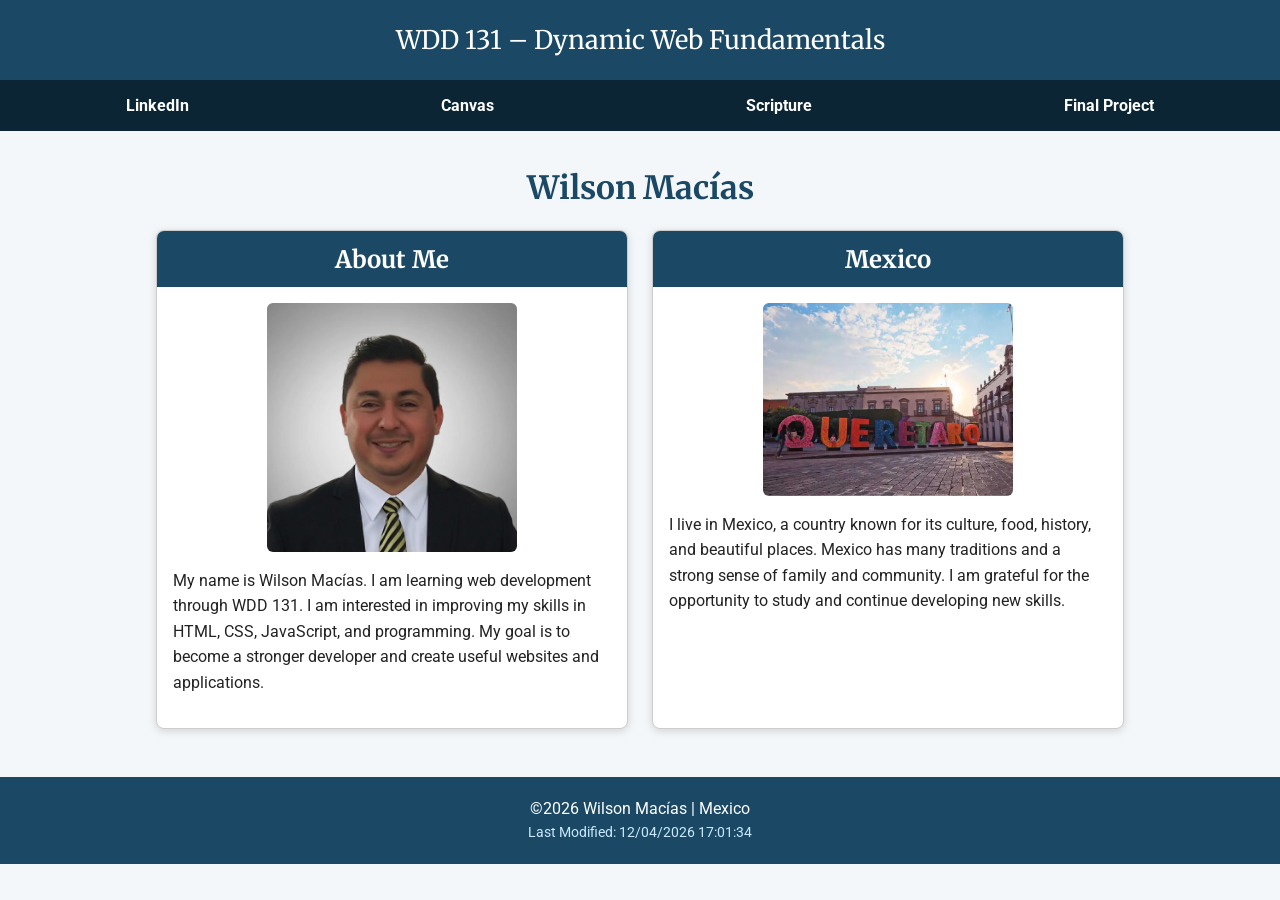
<file: index.html>
<!doctype html>
<html lang="en">
  <head>
    <meta charset="UTF-8" >
    <meta name="viewport" content="width=device-width, initial-scale=1.0" />
    <title>WDD 131 – Dynamic Web Fundamentals – Wilson Macías</title>
    <meta
      name="description"
      content="WDD 131 – Dynamic Web Fundamentals home page for Wilson Macías. This page includes course links, personal information, and dynamic JavaScript dates."
    />
    <meta name="author" content="Wilson Macías" />
    <link rel="preconnect" href="https://fonts.googleapis.com" />
    <link rel="preconnect" href="https://fonts.gstatic.com" crossorigin />
    <link
      href="https://fonts.googleapis.com/css2?family=Roboto:wght@400;700&family=Merriweather:wght@700&display=swap"
      rel="stylesheet"
    />
    <link rel="stylesheet" href="styles/base.css" />
    <script src="scripts/getdates.js" defer></script>
  </head>
  <body>
    <header>
      <span id="course-title">WDD 131 – Dynamic Web Fundamentals</span>

      <nav>
        <a href="https://www.linkedin.com/in/wilson-macias/" target="_blank"
          >LinkedIn</a
        >
        <a href="https://byupw.instructure.com/" target="_blank">Canvas</a>
        <a
          href="https://www.churchofjesuschrist.org/study/scriptures/bofm/1-ne/3?lang=eng&id=p7#p7"
          target="_blank"
          >Scripture</a
        >
        <a href="#">Final Project</a>
      </nav>
    </header>

    <main>
      <h1>Wilson Macías</h1>

      <div class="card-grid">
        <section class="card">
          <h2>About Me</h2>
          <div class="card-content">
            <img
              src="images/profile.webp"
              alt="Photo of Wilson Macías"
              width="250"
              height="300"
            />
            <p>
              My name is Wilson Macías. I am learning web development through
              WDD 131. I am interested in improving my skills in HTML, CSS,
              JavaScript, and programming. My goal is to become a stronger
              developer and create useful websites and applications.
            </p>
          </div>
        </section>

        <section class="card">
          <h2>Mexico</h2>
          <div class="card-content">
            <img
              src="images/mexico.webp"
              alt="Landscape or cultural image from Mexico"
              width="250"
              height="300"
            />
            <p>
              I live in Mexico, a country known for its culture, food, history,
              and beautiful places. Mexico has many traditions and a strong
              sense of family and community. I am grateful for the opportunity
              to study and continue developing new skills.
            </p>
          </div>
        </section>
      </div>
    </main>

    <footer>
      <p>&copy;<span id="currentyear"></span> Wilson Macías | Mexico</p>
      <p id="lastModified"></p>
    </footer>
  </body>
</html>
</file>
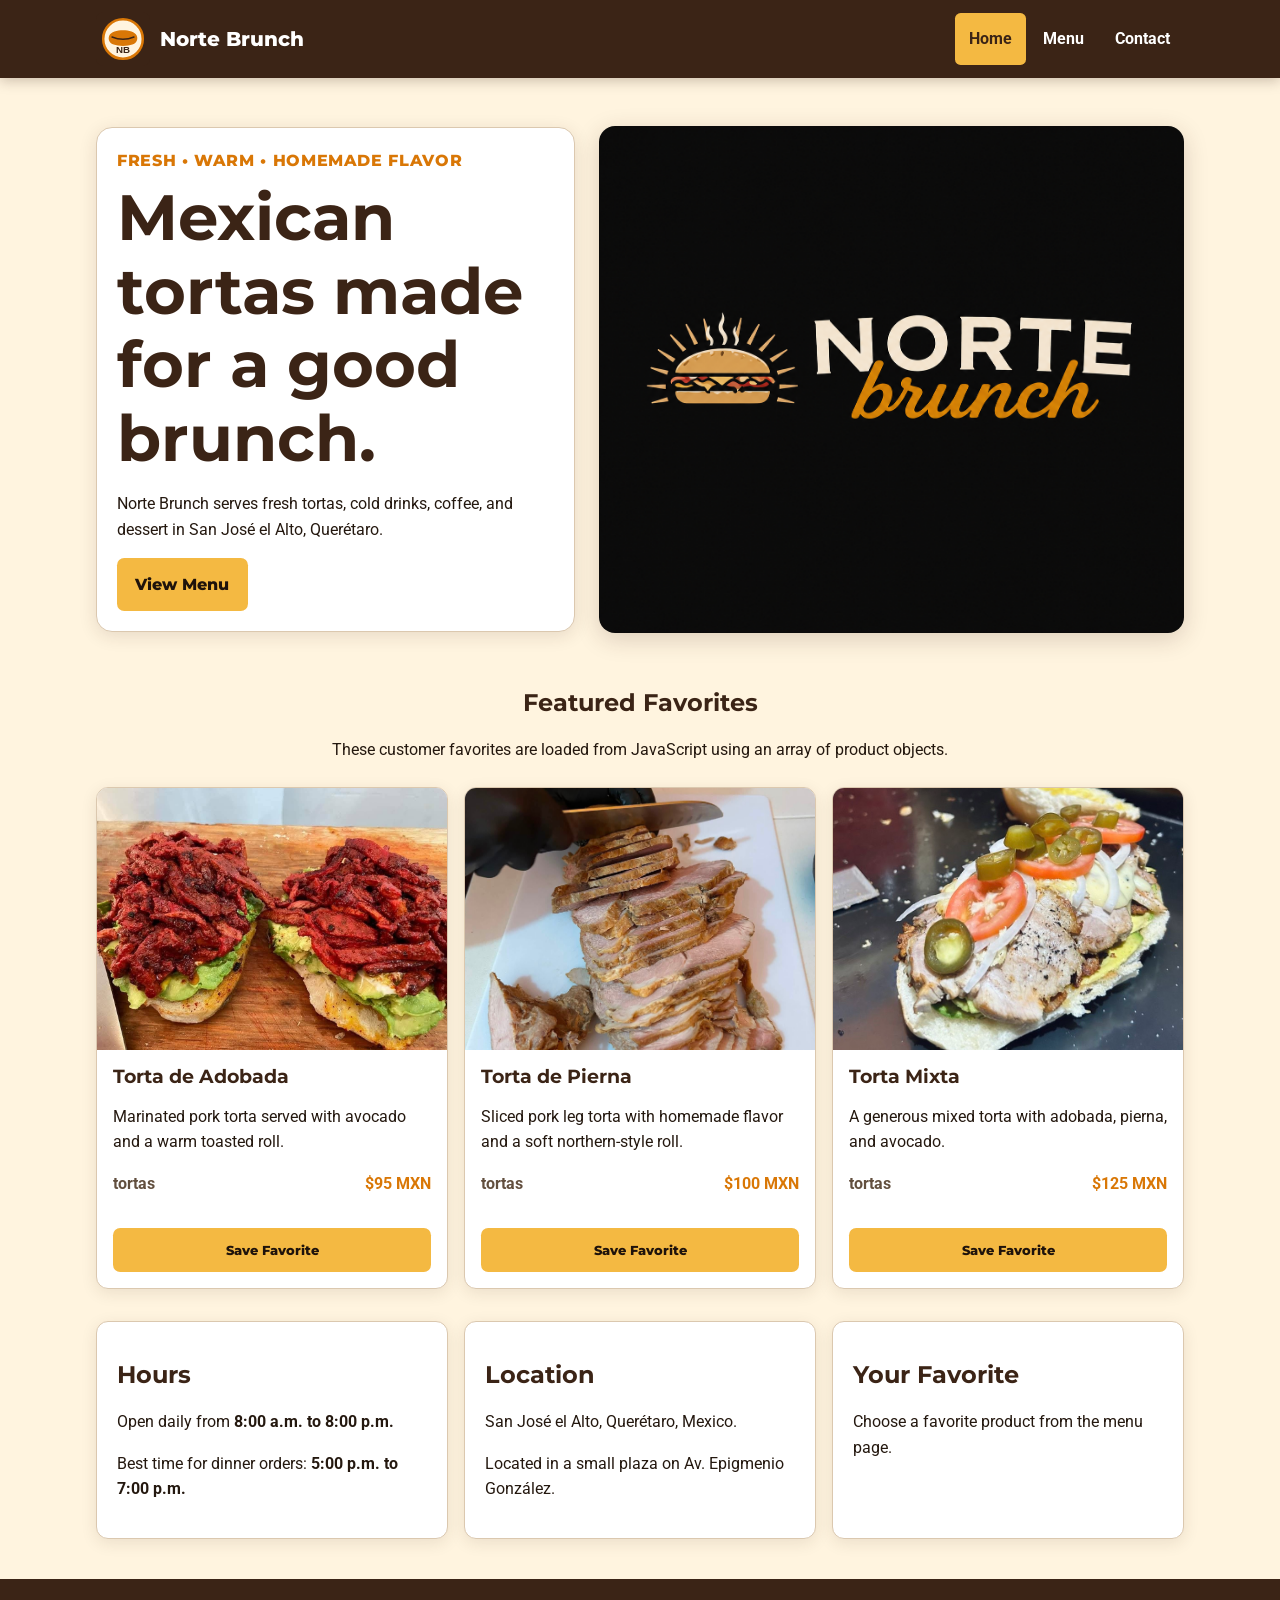
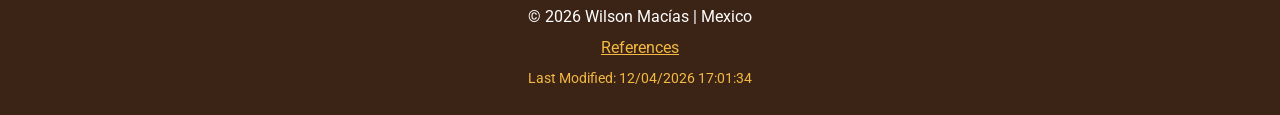
<file: project/index.html>
<!DOCTYPE html>
<html lang="en">
<head>
  <meta charset="UTF-8">
  <meta name="viewport" content="width=device-width, initial-scale=1.0">
  <meta name="author" content="Wilson Macías">
  <link rel="preconnect" href="https://fonts.googleapis.com">
  <link rel="preconnect" href="https://fonts.gstatic.com" crossorigin>
  <link href="https://fonts.googleapis.com/css2?family=Montserrat:wght@500;700;800&family=Roboto:wght@400;500&display=swap" rel="stylesheet">
  <link rel="stylesheet" href="styles/norte-brunch.css">
  <script src="scripts/norte-brunch.js" defer></script>
  <meta name="description" content="Norte Brunch Mexican torta shop website with menu, hours, location, and contact information.">
  <title>Norte Brunch | Fresh Mexican Tortas</title>
</head>
<body>
  <header>
    <div class="header-content">
      <a class="brand" href="index.html">
        <img src="images/logo.svg" alt="Norte Brunch logo" width="64" height="64">
        <span>Norte Brunch</span>
      </a>
      <button id="menu-button" type="button" aria-label="Open navigation menu" aria-controls="primary-nav" aria-expanded="false">☰</button>
      <nav id="primary-nav" aria-label="Primary navigation">
        <a href="index.html">Home</a>
        <a href="menu.html">Menu</a>
        <a href="contact.html">Contact</a>
      </nav>
    </div>
  </header>
  <main>
    <section class="hero">
      <div class="hero-text">
        <p class="eyebrow">Fresh • Warm • Homemade Flavor</p>
        <h1>Mexican tortas made for a good brunch.</h1>
        <p>Norte Brunch serves fresh tortas, cold drinks, coffee, and dessert in San José el Alto, Querétaro.</p>
        <a class="button-link" href="menu.html">View Menu</a>
      </div>
      <img src="images/hero-tortas.PNG" alt="Illustration of Norte Brunch tortas" width="1200" height="700">
    </section>

    <section class="section-intro">
      <h2>Featured Favorites</h2>
      <p>These customer favorites are loaded from JavaScript using an array of product objects.</p>
    </section>

    <section id="featured-products" class="card-grid" aria-label="Featured menu products"></section>

    <section class="info-grid">
      <article>
        <h2>Hours</h2>
        <p>Open daily from <strong>8:00 a.m. to 8:00 p.m.</strong></p>
        <p>Best time for dinner orders: <strong>5:00 p.m. to 7:00 p.m.</strong></p>
      </article>
      <article>
        <h2>Location</h2>
        <p>San José el Alto, Querétaro, Mexico.</p>
        <p>Located in a small plaza on Av. Epigmenio González.</p>
      </article>
      <article>
        <h2>Your Favorite</h2>
        <p id="favorite-message">Choose a favorite product from the menu page.</p>
      </article>
    </section>
  </main>
  <footer>
    <p>&copy; <span id="currentyear"></span> Wilson Macías | Mexico</p>
    <p><a href="references.html">References</a></p>
    <p id="lastModified"></p>
  </footer>
</body>
</html>
</file>
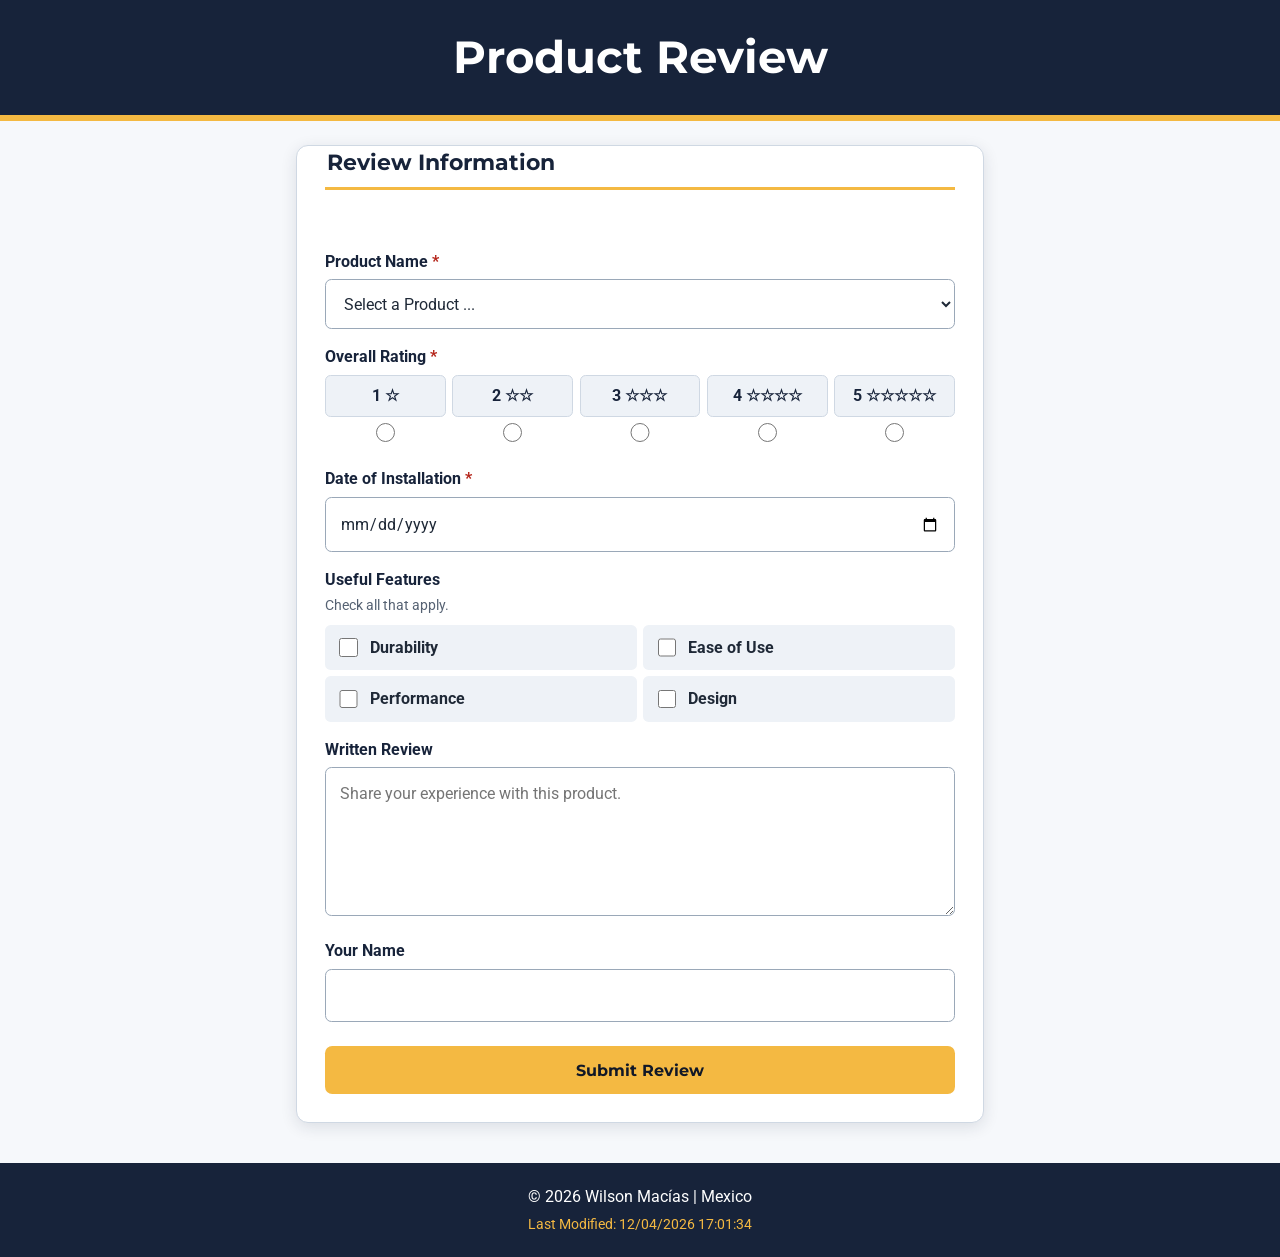
<file: form.html>
<!DOCTYPE html>
<html lang="en">
<head>
  <meta charset="UTF-8">
  <meta name="viewport" content="width=device-width, initial-scale=1.0">
  <meta name="description" content="WDD 131 product review form assignment by Wilson Macías.">
  <meta name="author" content="Wilson Macías">
  <title>Product Review Form | WDD 131</title>
  <link rel="preconnect" href="https://fonts.googleapis.com">
  <link rel="preconnect" href="https://fonts.gstatic.com" crossorigin>
  <link href="https://fonts.googleapis.com/css2?family=Montserrat:wght@500;700&family=Roboto:wght@400;500&display=swap" rel="stylesheet">
  <link rel="stylesheet" href="styles/form.css">
  <script src="scripts/form.js" defer></script>
</head>
<body>
  <header><h1>Product Review</h1></header>
  <main>
    <form method="get" action="review.html">
      <fieldset>
        <legend>Review Information</legend>

        <label for="product-name">Product Name <span class="required">*</span></label>
        <select id="product-name" name="product-name" required>
          <option value="" disabled selected>Select a Product ...</option>
        </select>

        <p class="label-text">Overall Rating <span class="required">*</span></p>
        <div class="rating-group">
          <div><label for="rating1">1 ☆</label><input type="radio" id="rating1" name="rating" value="1" required></div>
          <div><label for="rating2">2 ☆☆</label><input type="radio" id="rating2" name="rating" value="2" required></div>
          <div><label for="rating3">3 ☆☆☆</label><input type="radio" id="rating3" name="rating" value="3" required></div>
          <div><label for="rating4">4 ☆☆☆☆</label><input type="radio" id="rating4" name="rating" value="4" required></div>
          <div><label for="rating5">5 ☆☆☆☆☆</label><input type="radio" id="rating5" name="rating" value="5" required></div>
        </div>

        <label for="install-date">Date of Installation <span class="required">*</span></label>
        <input type="date" id="install-date" name="install-date" required>

        <p class="label-text">Useful Features</p>
        <p class="hint">Check all that apply.</p>
        <div class="checkbox-group">
          <label for="durability"><input type="checkbox" id="durability" name="features" value="durability"> Durability</label>
          <label for="ease-of-use"><input type="checkbox" id="ease-of-use" name="features" value="ease-of-use"> Ease of Use</label>
          <label for="performance"><input type="checkbox" id="performance" name="features" value="performance"> Performance</label>
          <label for="design"><input type="checkbox" id="design" name="features" value="design"> Design</label>
        </div>

        <label for="written-review">Written Review</label>
        <textarea id="written-review" name="written-review" rows="5" placeholder="Share your experience with this product."></textarea>

        <label for="user-name">Your Name</label>
        <input type="text" id="user-name" name="user-name" autocomplete="name">

        <input type="submit" value="Submit Review">
      </fieldset>
    </form>
  </main>
  <footer>
    <p>&copy; <span id="currentyear"></span> Wilson Macías | Mexico</p>
    <p id="lastModified"></p>
  </footer>
</body>
</html>
</file>
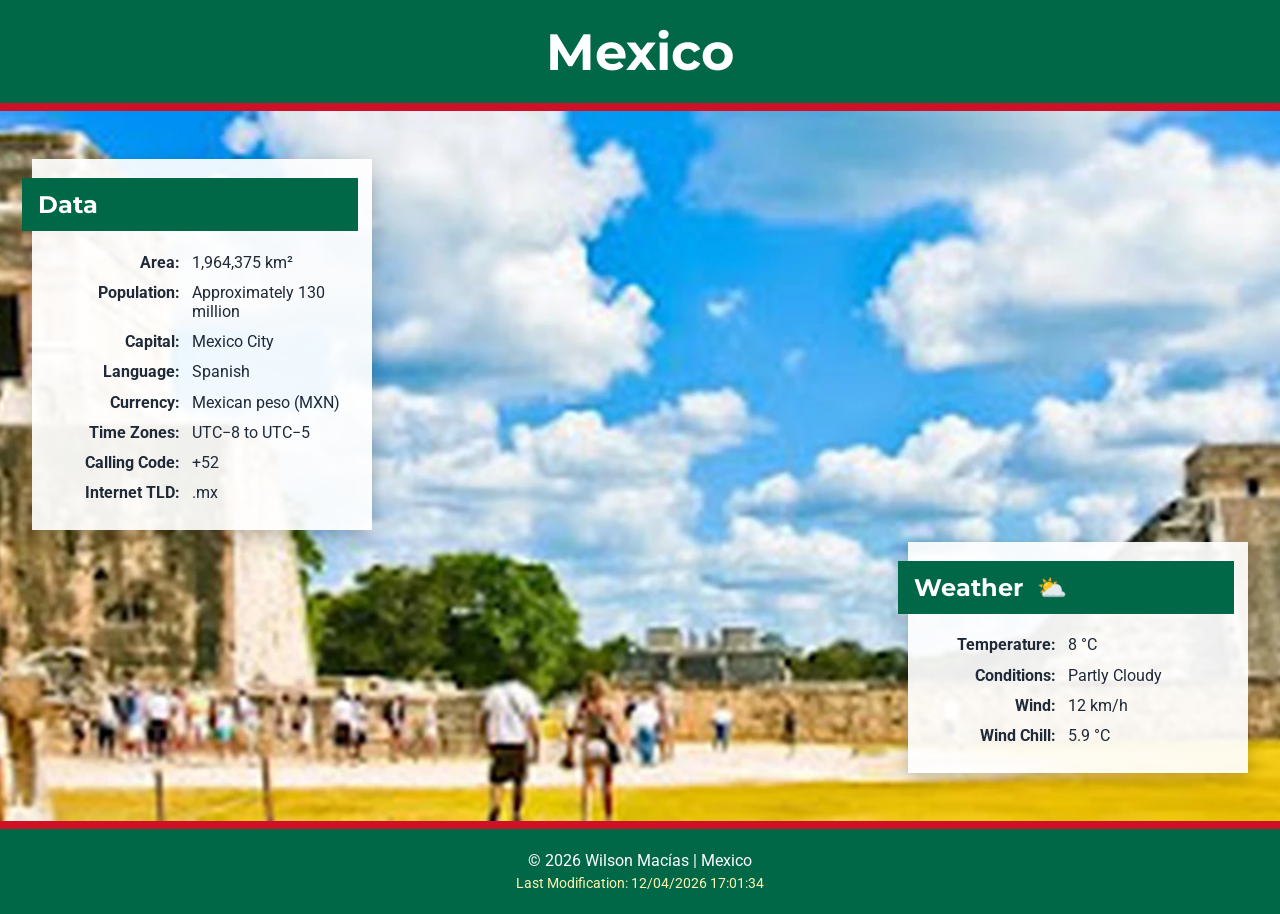
<file: place.html>
<!DOCTYPE html>
<html lang="en">
<head>
  <meta charset="UTF-8">
  <meta name="viewport" content="width=device-width, initial-scale=1.0">
  <meta name="description" content="Country page about Mexico with responsive images, weather information, and country data.">
  <meta name="author" content="Wilson Macías">
  <title>Mexico | Country Page</title>
  <link rel="preconnect" href="https://fonts.googleapis.com">
  <link rel="preconnect" href="https://fonts.gstatic.com" crossorigin>
  <link href="https://fonts.googleapis.com/css2?family=Montserrat:wght@600;700&family=Roboto:wght@400;700&display=swap" rel="stylesheet">
  <link rel="stylesheet" href="styles/place.css">
  <script src="scripts/place.js" defer></script>
</head>
<body>
  <header><h1>Mexico</h1></header>
  <main>
    <div class="hero">
      <picture>
        <source srcset="images/mexico-large.webp" media="(min-width: 800px)">
        <img src="images/mexico-small.webp"
             alt="Mexican landscape with mountains, a pyramid, desert plants, and warm sunset colors"
             width="1500" height="750">
      </picture>

      <section class="card data">
        <h2>Data</h2>
        <dl>
          <div><dt>Area:</dt><dd>1,964,375 km²</dd></div>
          <div><dt>Population:</dt><dd>Approximately 130 million</dd></div>
          <div><dt>Capital:</dt><dd>Mexico City</dd></div>
          <div><dt>Language:</dt><dd>Spanish</dd></div>
          <div><dt>Currency:</dt><dd>Mexican peso (MXN)</dd></div>
          <div><dt>Time Zones:</dt><dd>UTC−8 to UTC−5</dd></div>
          <div><dt>Calling Code:</dt><dd>+52</dd></div>
          <div><dt>Internet TLD:</dt><dd>.mx</dd></div>
        </dl>
      </section>

      <section class="card weather">
        <h2>Weather</h2>
        <img class="weather-icon" src="images/weather.svg"
             alt="Partly cloudy weather" width="80" height="80">
        <dl>
          <div><dt>Temperature:</dt><dd><span id="temperature">8</span> °C</dd></div>
          <div><dt>Conditions:</dt><dd>Partly Cloudy</dd></div>
          <div><dt>Wind:</dt><dd><span id="windSpeed">12</span> km/h</dd></div>
          <div><dt>Wind Chill:</dt><dd><span id="windChill">N/A</span></dd></div>
        </dl>
      </section>
    </div>
  </main>
  <footer>
    <p>&copy; <span id="currentyear"></span> Wilson Macías | Mexico</p>
    <p id="lastModified"></p>
  </footer>
</body>
</html>
</file>
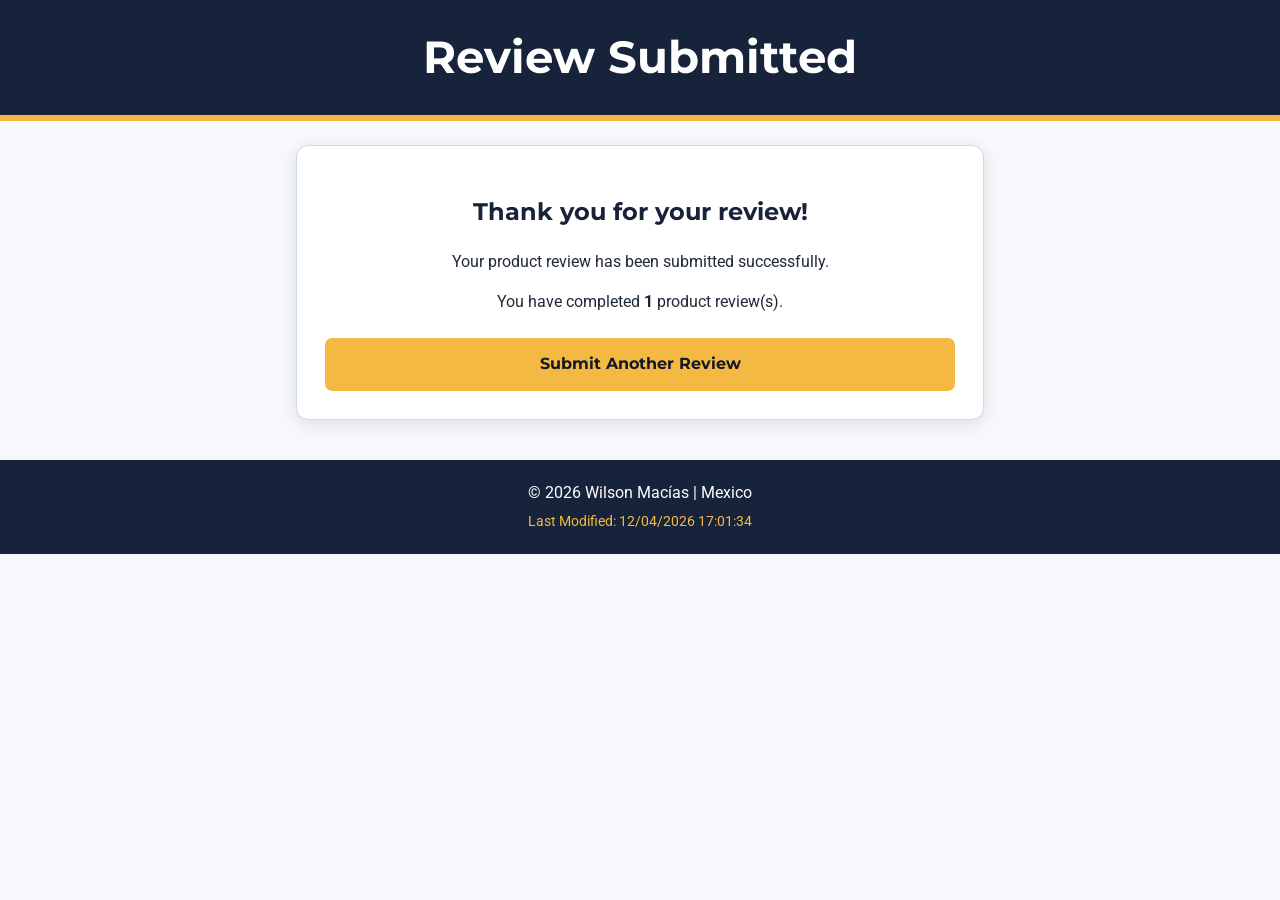
<file: review.html>
<!DOCTYPE html>
<html lang="en">
<head>
  <meta charset="UTF-8">
  <meta name="viewport" content="width=device-width, initial-scale=1.0">
  <meta name="description" content="Product review confirmation page for WDD 131 by Wilson Macías.">
  <meta name="author" content="Wilson Macías">
  <title>Review Submitted | WDD 131</title>
  <link rel="preconnect" href="https://fonts.googleapis.com">
  <link rel="preconnect" href="https://fonts.gstatic.com" crossorigin>
  <link href="https://fonts.googleapis.com/css2?family=Montserrat:wght@500;700&family=Roboto:wght@400;500&display=swap" rel="stylesheet">
  <link rel="stylesheet" href="styles/form.css">
  <script src="scripts/review.js" defer></script>
</head>
<body>
  <header><h1>Review Submitted</h1></header>
  <main>
    <section class="confirmation">
      <h2>Thank you for your review!</h2>
      <p>Your product review has been submitted successfully.</p>
      <p>You have completed <span id="review-count">0</span> product review(s).</p>
      <a class="button-link" href="form.html">Submit Another Review</a>
    </section>
  </main>
  <footer>
    <p>&copy; <span id="currentyear"></span> Wilson Macías | Mexico</p>
    <p id="lastModified"></p>
  </footer>
</body>
</html>
</file>
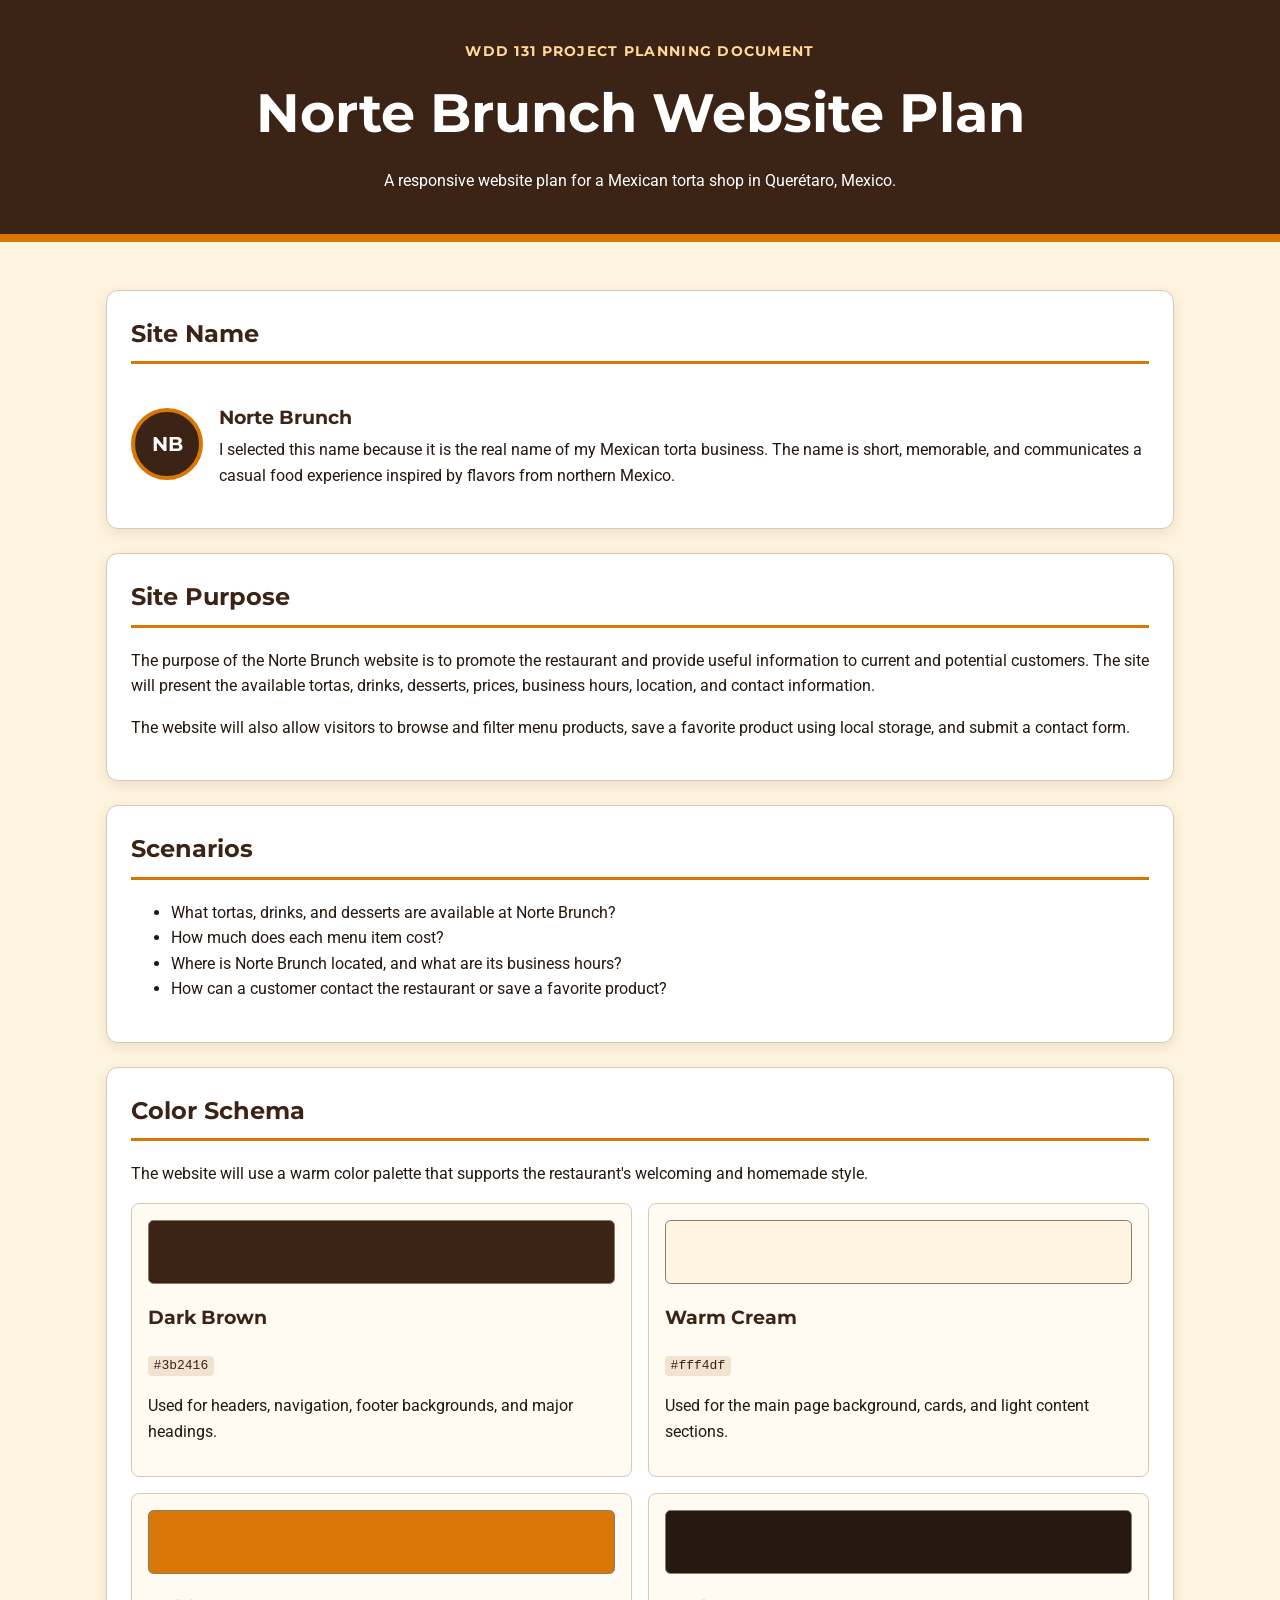
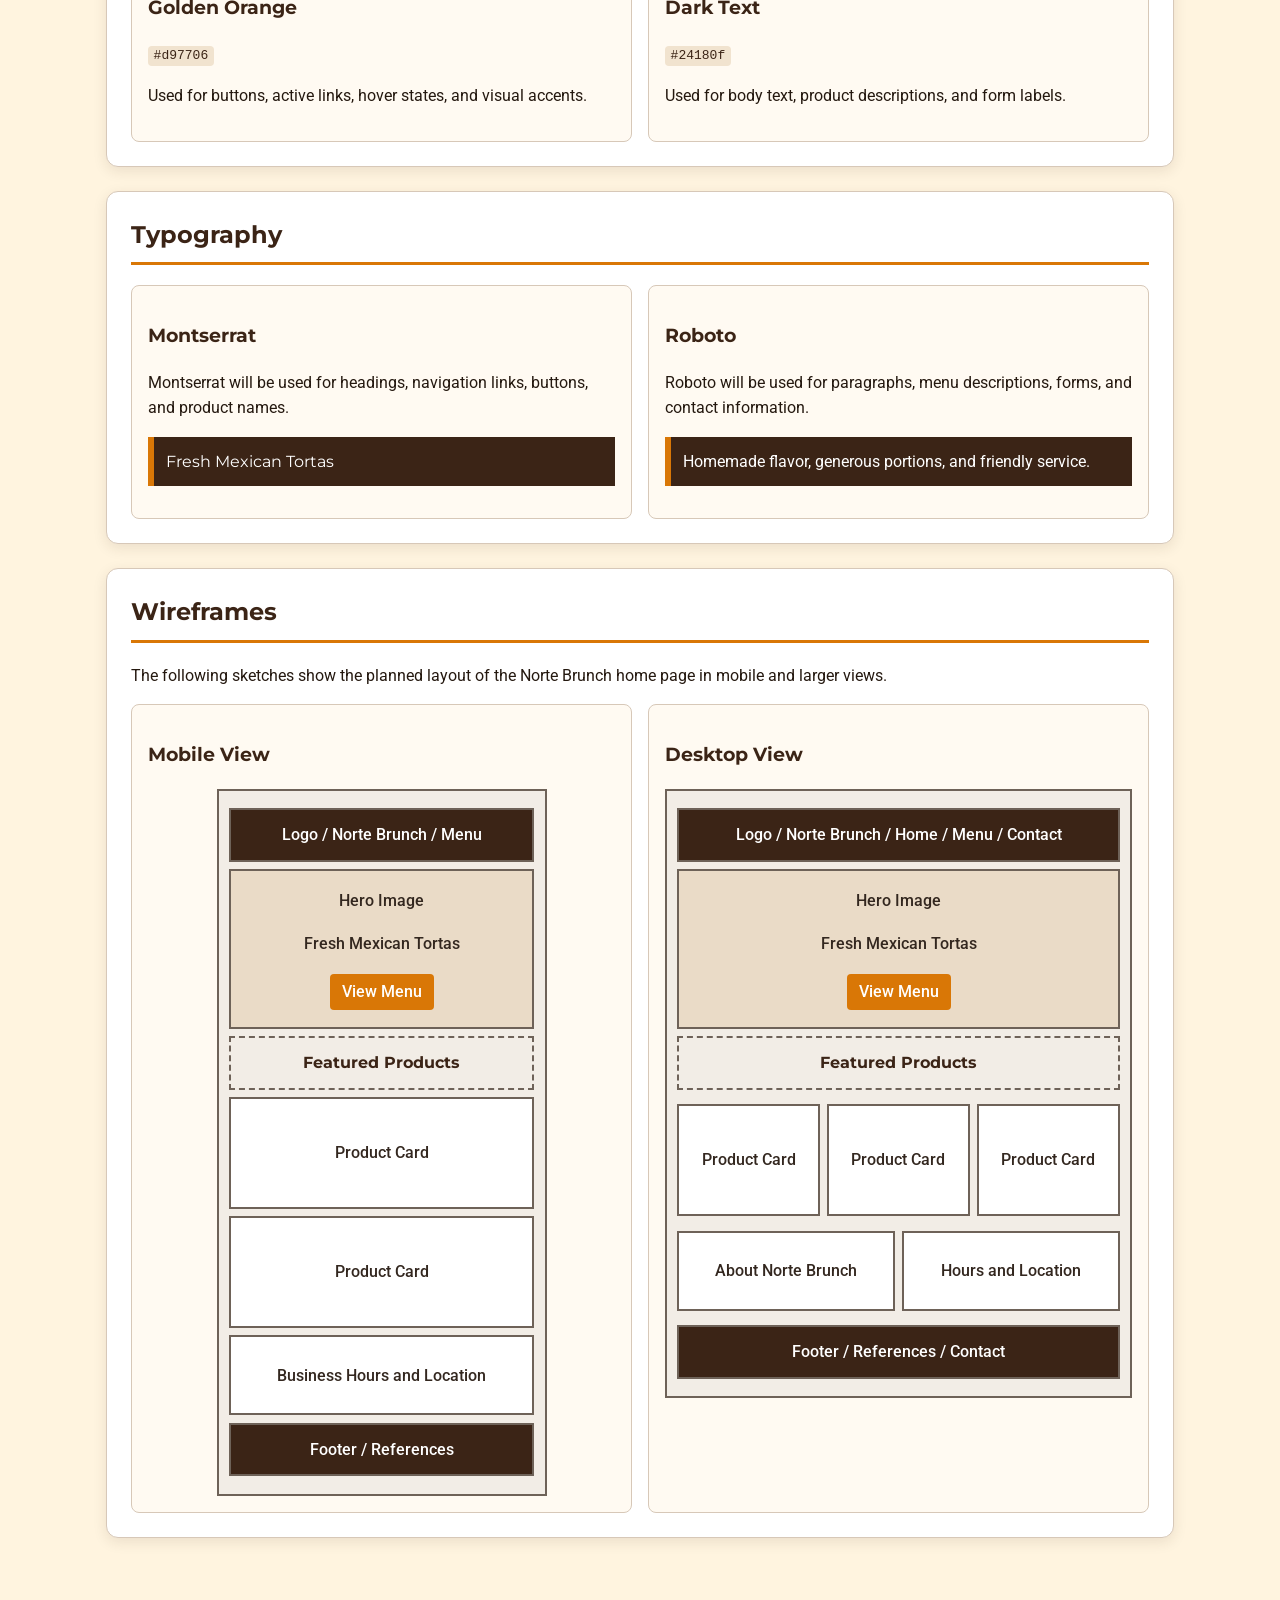
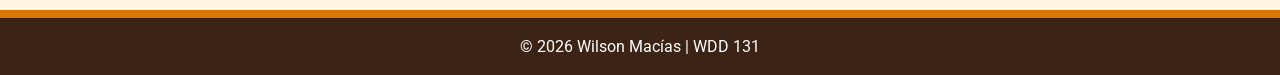
<file: siteplan.html>
<!DOCTYPE html>
<html lang="en">
<head>
  <meta charset="UTF-8">
  <meta name="viewport" content="width=device-width, initial-scale=1.0">
  <meta name="description" content="Website planning document for the Norte Brunch final project in WDD 131.">
  <meta name="author" content="Wilson Macías">
  <title>Norte Brunch Website Plan</title>
  <link rel="preconnect" href="https://fonts.googleapis.com">
  <link rel="preconnect" href="https://fonts.gstatic.com" crossorigin>
  <link href="https://fonts.googleapis.com/css2?family=Montserrat:wght@500;700&family=Roboto:wght@400;500&display=swap" rel="stylesheet">
  <link rel="stylesheet" href="styles/siteplan.css">
</head>
<body>
  <header>
    <div class="header-content">
      <p class="eyebrow">WDD 131 Project Planning Document</p>
      <h1>Norte Brunch Website Plan</h1>
      <p class="tagline">A responsive website plan for a Mexican torta shop in Querétaro, Mexico.</p>
    </div>
  </header>

  <main>
    <section class="plan-section" id="site-name">
      <h2>Site Name</h2>
      <div class="brand-preview">
        <div class="logo-mark" aria-hidden="true">NB</div>
        <div>
          <h3>Norte Brunch</h3>
          <p>I selected this name because it is the real name of my Mexican torta business. The name is short, memorable, and communicates a casual food experience inspired by flavors from northern Mexico.</p>
        </div>
      </div>
    </section>

    <section class="plan-section" id="site-purpose">
      <h2>Site Purpose</h2>
      <p>The purpose of the Norte Brunch website is to promote the restaurant and provide useful information to current and potential customers. The site will present the available tortas, drinks, desserts, prices, business hours, location, and contact information.</p>
      <p>The website will also allow visitors to browse and filter menu products, save a favorite product using local storage, and submit a contact form.</p>
    </section>

    <section class="plan-section" id="scenarios">
      <h2>Scenarios</h2>
      <ul>
        <li>What tortas, drinks, and desserts are available at Norte Brunch?</li>
        <li>How much does each menu item cost?</li>
        <li>Where is Norte Brunch located, and what are its business hours?</li>
        <li>How can a customer contact the restaurant or save a favorite product?</li>
      </ul>
    </section>

    <section class="plan-section" id="color-schema">
      <h2>Color Schema</h2>
      <p>The website will use a warm color palette that supports the restaurant's welcoming and homemade style.</p>
      <div class="color-grid">
        <article class="color-card">
          <div class="swatch swatch-brown" aria-hidden="true"></div>
          <h3>Dark Brown</h3>
          <p><code>#3b2416</code></p>
          <p>Used for headers, navigation, footer backgrounds, and major headings.</p>
        </article>
        <article class="color-card">
          <div class="swatch swatch-cream" aria-hidden="true"></div>
          <h3>Warm Cream</h3>
          <p><code>#fff4df</code></p>
          <p>Used for the main page background, cards, and light content sections.</p>
        </article>
        <article class="color-card">
          <div class="swatch swatch-orange" aria-hidden="true"></div>
          <h3>Golden Orange</h3>
          <p><code>#d97706</code></p>
          <p>Used for buttons, active links, hover states, and visual accents.</p>
        </article>
        <article class="color-card">
          <div class="swatch swatch-text" aria-hidden="true"></div>
          <h3>Dark Text</h3>
          <p><code>#24180f</code></p>
          <p>Used for body text, product descriptions, and form labels.</p>
        </article>
      </div>
    </section>

    <section class="plan-section" id="typography">
      <h2>Typography</h2>
      <div class="type-grid">
        <article class="type-card">
          <h3 class="montserrat-example">Montserrat</h3>
          <p>Montserrat will be used for headings, navigation links, buttons, and product names.</p>
          <p class="montserrat-example sample-text">Fresh Mexican Tortas</p>
        </article>
        <article class="type-card">
          <h3>Roboto</h3>
          <p>Roboto will be used for paragraphs, menu descriptions, forms, and contact information.</p>
          <p class="sample-text">Homemade flavor, generous portions, and friendly service.</p>
        </article>
      </div>
    </section>

    <section class="plan-section" id="wireframes">
      <h2>Wireframes</h2>
      <p>The following sketches show the planned layout of the Norte Brunch home page in mobile and larger views.</p>
      <div class="wireframe-grid">
        <article class="wireframe-card">
          <h3>Mobile View</h3>
          <div class="wireframe mobile-wireframe">
            <div class="wf-block wf-header">Logo / Norte Brunch / Menu</div>
            <div class="wf-block wf-hero">
              Hero Image
              <span>Fresh Mexican Tortas</span>
              <span class="wf-button">View Menu</span>
            </div>
            <div class="wf-label">Featured Products</div>
            <div class="wf-block wf-product">Product Card</div>
            <div class="wf-block wf-product">Product Card</div>
            <div class="wf-block wf-info">Business Hours and Location</div>
            <div class="wf-block wf-footer">Footer / References</div>
          </div>
        </article>

        <article class="wireframe-card">
          <h3>Desktop View</h3>
          <div class="wireframe desktop-wireframe">
            <div class="wf-block wf-header">Logo / Norte Brunch / Home / Menu / Contact</div>
            <div class="wf-block wf-hero">
              Hero Image
              <span>Fresh Mexican Tortas</span>
              <span class="wf-button">View Menu</span>
            </div>
            <div class="wf-label">Featured Products</div>
            <div class="wf-products-row">
              <div class="wf-block wf-product">Product Card</div>
              <div class="wf-block wf-product">Product Card</div>
              <div class="wf-block wf-product">Product Card</div>
            </div>
            <div class="wf-info-row">
              <div class="wf-block wf-info">About Norte Brunch</div>
              <div class="wf-block wf-info">Hours and Location</div>
            </div>
            <div class="wf-block wf-footer">Footer / References / Contact</div>
          </div>
        </article>
      </div>
    </section>
  </main>

  <footer>
    <p>&copy; 2026 Wilson Macías | WDD 131</p>
  </footer>
</body>
</html>
</file>
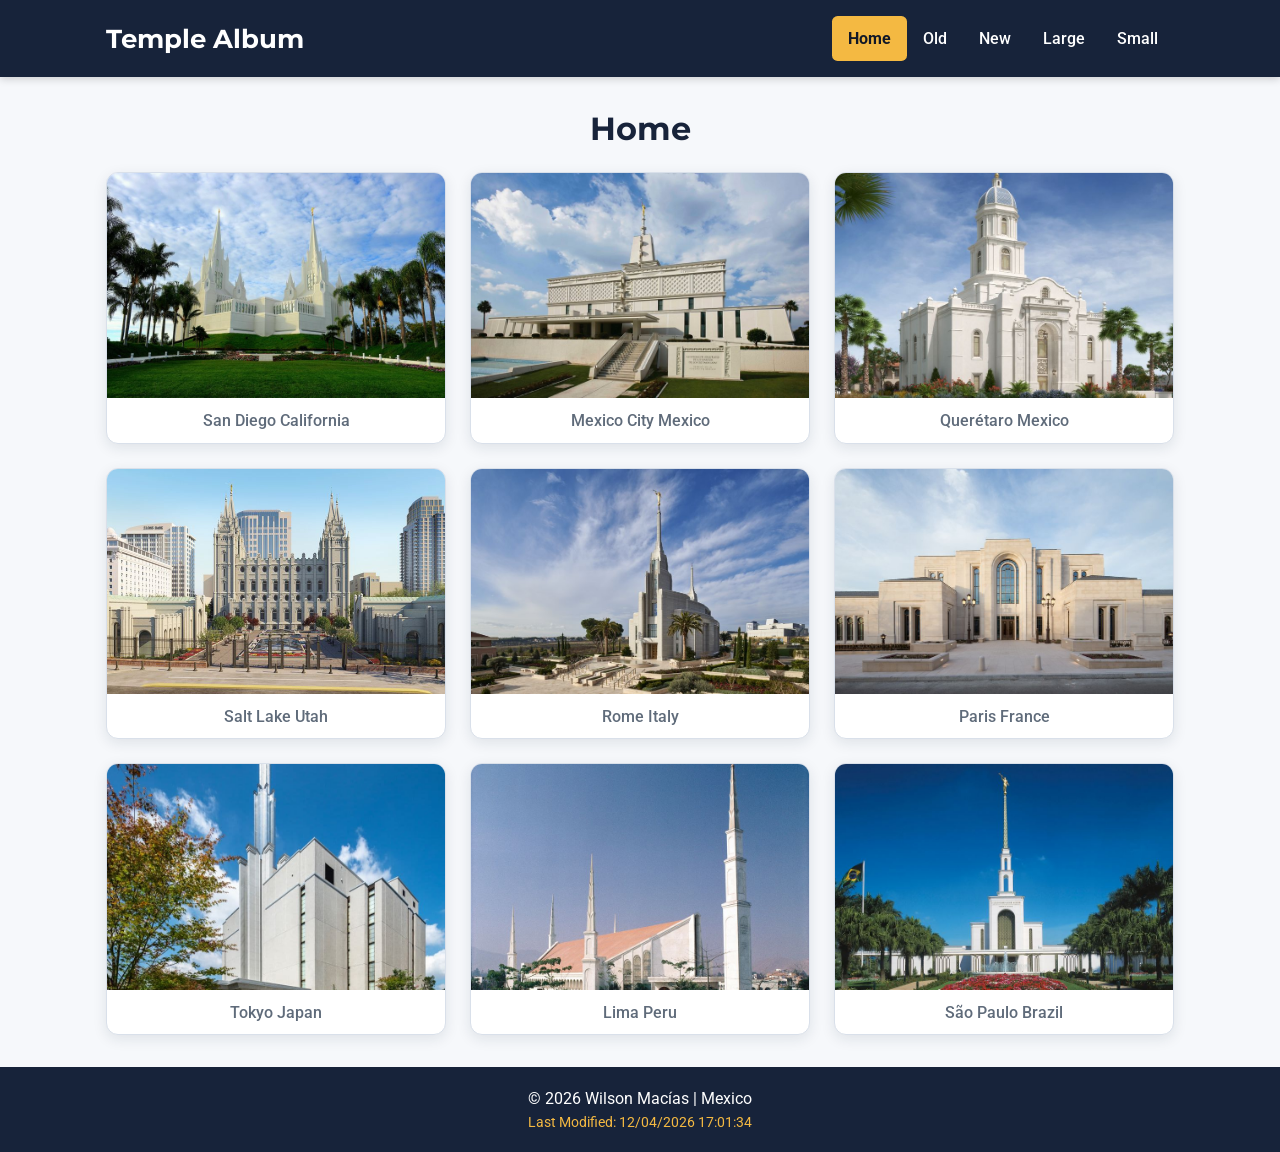
<file: temples.html>
<!doctype html>
<html lang="en">
  <head>
    <meta charset="UTF-8">
    <meta name="viewport" content="width=device-width, initial-scale=1.0">

    <title>Temple Album | WDD 131 | Wilson Macías</title>

    <meta
      name="description"
      content="WDD 131 responsive temple picture album by Wilson Macías featuring a mobile hamburger menu, responsive images, and dynamic footer dates.">
    <meta name="author" content="Wilson Macías">

    <link rel="preconnect" href="https://fonts.googleapis.com" />
    <link rel="preconnect" href="https://fonts.gstatic.com" crossorigin />
    <link
      href="https://fonts.googleapis.com/css2?family=Montserrat:wght@500;700&family=Roboto:wght@400;500&display=swap"
      rel="stylesheet"
    />

    <link rel="stylesheet" href="styles/temples.css" />
    <link rel="stylesheet" href="styles/temples-large.css" />
    <script src="scripts/temples.js" defer></script>
  </head>

  <body>
    <header>
      <div class="header-content">
        <span class="site-title">Temple Album</span>

        <button
          id="menu"
          type="button"
          aria-label="Open navigation menu"
          aria-controls="primary-navigation"
          aria-expanded="false"
        >
          ☰
        </button>

        <nav id="primary-navigation" aria-label="Primary navigation">
          <a class="active" href="temples.html">Home</a>
          <a href="#">Old</a>
          <a href="#">New</a>
          <a href="#">Large</a>
          <a href="#">Small</a>
        </nav>
      </div>
    </header>

    <main>
      <h1>Home</h1>

      <div class="temple-grid">
        <figure>
          <img
            src="images/san_diego_california.jpeg"
            alt="San Diego California Temple"
            width="600"
            height="400"
          />
          <figcaption>San Diego California</figcaption>
        </figure>

        <figure>
          <img
            src="images/mexico_city.jpeg"
            alt="Mexico City Mexico Temple"
            width="600"
            height="400"
          />
          <figcaption>Mexico City Mexico</figcaption>
        </figure>

        <figure>
          <img
            src="images/queretaro_mexico.jpeg"
            alt="Querétaro Mexico Temple"
            width="600"
            height="400"
          />
          <figcaption>Querétaro Mexico</figcaption>
        </figure>

        <figure>
          <img
            src="images/salt_lake_utah.jpeg"
            alt="Salt Lake Utah Temple"
            width="600"
            height="400"
          />
          <figcaption>Salt Lake Utah</figcaption>
        </figure>

        <figure>
          <img
            src="images/rome_italia.jpeg"
            alt="Rome Italy Temple"
            width="600"
            height="400"
          />
          <figcaption>Rome Italy</figcaption>
        </figure>

        <figure>
          <img
            src="images/paris_france.jpeg"
            alt="Paris France Temple"
            width="600"
            height="400"
          />
          <figcaption>Paris France</figcaption>
        </figure>

        <figure>
          <img
            src="images/tokyo_japan.jpg"
            alt="Tokyo Japan Temple"
            width="600"
            height="400"
          />
          <figcaption>Tokyo Japan</figcaption>
        </figure>

        <figure>
          <img
            src="images/lima_peru.jpeg"
            alt="Lima Peru Temple"
            width="600"
            height="400"
          />
          <figcaption>Lima Peru</figcaption>
        </figure>

        <figure>
          <img
            src="images/sao_paulo_brazil.jpeg"
            alt="São Paulo Brazil Temple"
            width="600"
            height="400"
          />
          <figcaption>São Paulo Brazil</figcaption>
        </figure>
      </div>
    </main>

    <footer>
      <p>&copy; <span id="currentyear"></span> Wilson Macías | Mexico</p>
      <p id="lastModified"></p>
    </footer>
  </body>
</html>
</file>
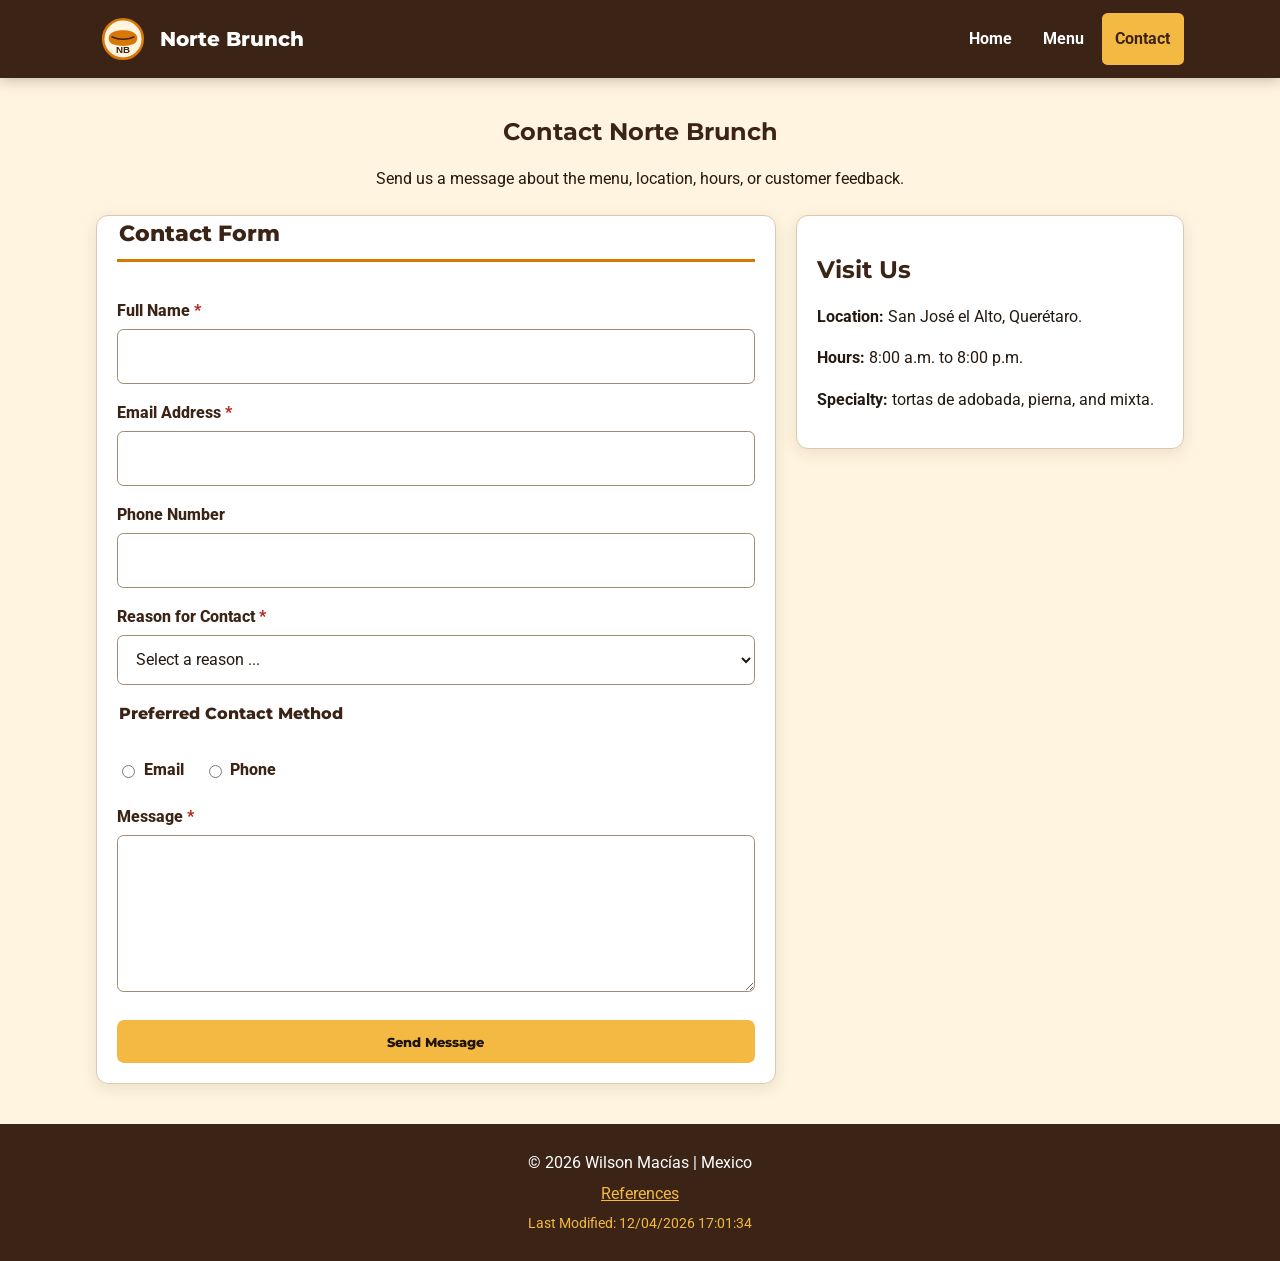
<file: project/contact.html>
<!DOCTYPE html>
<html lang="en">
<head>
  <meta charset="UTF-8">
  <meta name="viewport" content="width=device-width, initial-scale=1.0">
  <meta name="author" content="Wilson Macías">
  <link rel="preconnect" href="https://fonts.googleapis.com">
  <link rel="preconnect" href="https://fonts.gstatic.com" crossorigin>
  <link href="https://fonts.googleapis.com/css2?family=Montserrat:wght@500;700;800&family=Roboto:wght@400;500&display=swap" rel="stylesheet">
  <link rel="stylesheet" href="styles/norte-brunch.css">
  <script src="scripts/norte-brunch.js" defer></script>
  <meta name="description" content="Contact Norte Brunch for menu questions, location, hours, and customer messages.">
  <title>Contact | Norte Brunch</title>
</head>
<body>
  <header>
    <div class="header-content">
      <a class="brand" href="index.html">
        <img src="images/logo.svg" alt="Norte Brunch logo" width="64" height="64">
        <span>Norte Brunch</span>
      </a>
      <button id="menu-button" type="button" aria-label="Open navigation menu" aria-controls="primary-nav" aria-expanded="false">☰</button>
      <nav id="primary-nav" aria-label="Primary navigation">
        <a href="index.html">Home</a>
        <a href="menu.html">Menu</a>
        <a href="contact.html">Contact</a>
      </nav>
    </div>
  </header>
  <main>
    <section class="page-heading">
      <h1>Contact Norte Brunch</h1>
      <p>Send us a message about the menu, location, hours, or customer feedback.</p>
    </section>

    <section class="contact-layout">
      <form method="get" action="thanks.html">
        <fieldset>
          <legend>Contact Form</legend>

          <label for="full-name">Full Name <span class="required">*</span></label>
          <input type="text" id="full-name" name="full-name" autocomplete="name" required>

          <label for="email">Email Address <span class="required">*</span></label>
          <input type="email" id="email" name="email" autocomplete="email" required>

          <label for="phone">Phone Number</label>
          <input type="tel" id="phone" name="phone" autocomplete="tel" pattern="[0-9]{10}" title="Please enter a 10-digit phone number.">

          <label for="reason">Reason for Contact <span class="required">*</span></label>
          <select id="reason" name="reason" required>
            <option value="" disabled selected>Select a reason ...</option>
            <option value="menu">Menu question</option>
            <option value="hours">Hours or location</option>
            <option value="feedback">Feedback</option>
            <option value="event">Event or large order</option>
          </select>

          <fieldset class="mini-fieldset">
            <legend>Preferred Contact Method</legend>
            <label><input type="radio" name="contact-method" value="email" required> Email</label>
            <label><input type="radio" name="contact-method" value="phone" required> Phone</label>
          </fieldset>

          <label for="message">Message <span class="required">*</span></label>
          <textarea id="message" name="message" rows="5" required></textarea>

          <input type="submit" value="Send Message">
        </fieldset>
      </form>

      <aside class="contact-card">
        <h2>Visit Us</h2>
        <p><strong>Location:</strong> San José el Alto, Querétaro.</p>
        <p><strong>Hours:</strong> 8:00 a.m. to 8:00 p.m.</p>
        <p><strong>Specialty:</strong> tortas de adobada, pierna, and mixta.</p>
      </aside>
    </section>
  </main>
  <footer>
    <p>&copy; <span id="currentyear"></span> Wilson Macías | Mexico</p>
    <p><a href="references.html">References</a></p>
    <p id="lastModified"></p>
  </footer>
</body>
</html>
</file>
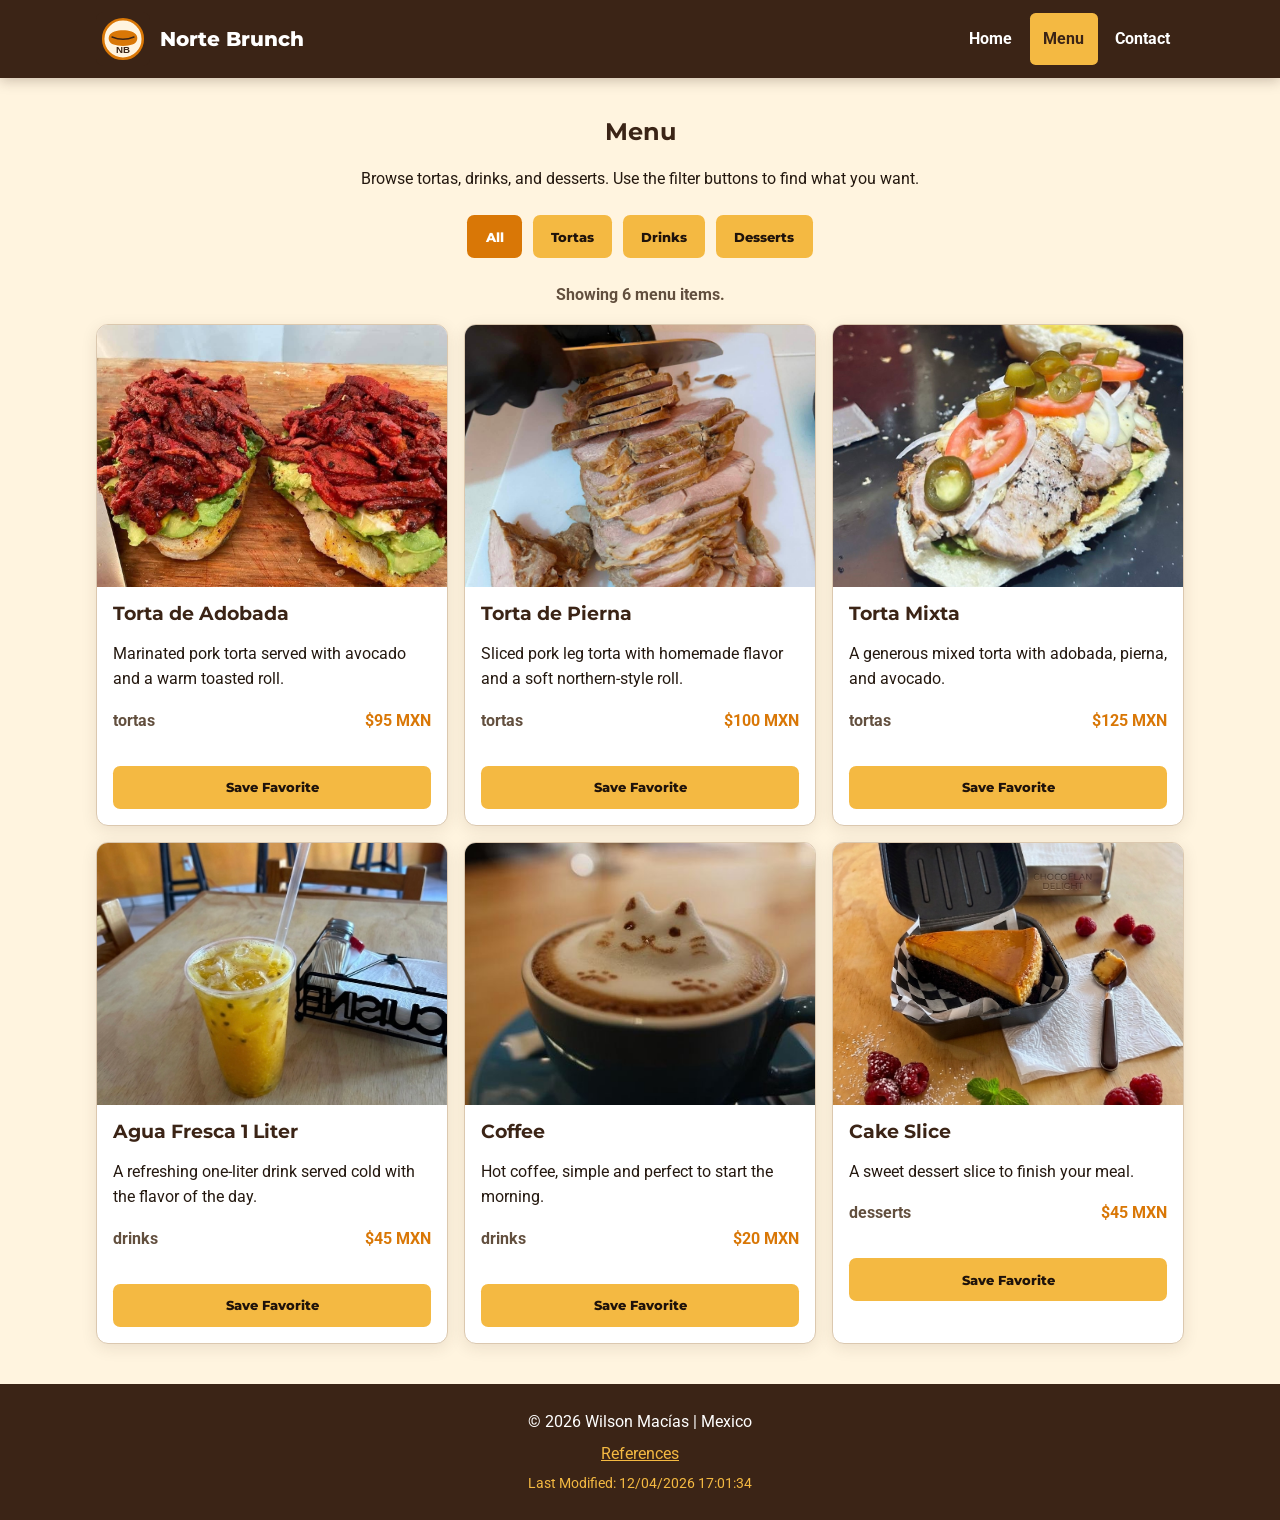
<file: project/menu.html>
<!DOCTYPE html>
<html lang="en">
<head>
  <meta charset="UTF-8">
  <meta name="viewport" content="width=device-width, initial-scale=1.0">
  <meta name="author" content="Wilson Macías">
  <link rel="preconnect" href="https://fonts.googleapis.com">
  <link rel="preconnect" href="https://fonts.gstatic.com" crossorigin>
  <link href="https://fonts.googleapis.com/css2?family=Montserrat:wght@500;700;800&family=Roboto:wght@400;500&display=swap" rel="stylesheet">
  <link rel="stylesheet" href="styles/norte-brunch.css">
  <script src="scripts/norte-brunch.js" defer></script>
  <meta name="description" content="Norte Brunch menu page with tortas, drinks, desserts, filters, and favorite product saving.">
  <title>Menu | Norte Brunch</title>
</head>
<body>
  <header>
    <div class="header-content">
      <a class="brand" href="index.html">
        <img src="images/logo.svg" alt="Norte Brunch logo" width="64" height="64">
        <span>Norte Brunch</span>
      </a>
      <button id="menu-button" type="button" aria-label="Open navigation menu" aria-controls="primary-nav" aria-expanded="false">☰</button>
      <nav id="primary-nav" aria-label="Primary navigation">
        <a href="index.html">Home</a>
        <a href="menu.html">Menu</a>
        <a href="contact.html">Contact</a>
      </nav>
    </div>
  </header>
  <main>
    <section class="page-heading">
      <h1>Menu</h1>
      <p>Browse tortas, drinks, and desserts. Use the filter buttons to find what you want.</p>
    </section>

    <section class="filters" aria-label="Menu filters">
      <button type="button" class="filter-button active" data-category="all">All</button>
      <button type="button" class="filter-button" data-category="tortas">Tortas</button>
      <button type="button" class="filter-button" data-category="drinks">Drinks</button>
      <button type="button" class="filter-button" data-category="desserts">Desserts</button>
    </section>

    <p id="menu-status" class="status-message"></p>
    <section id="menu-list" class="card-grid" aria-label="Menu items"></section>
  </main>
  <footer>
    <p>&copy; <span id="currentyear"></span> Wilson Macías | Mexico</p>
    <p><a href="references.html">References</a></p>
    <p id="lastModified"></p>
  </footer>
</body>
</html>
</file>
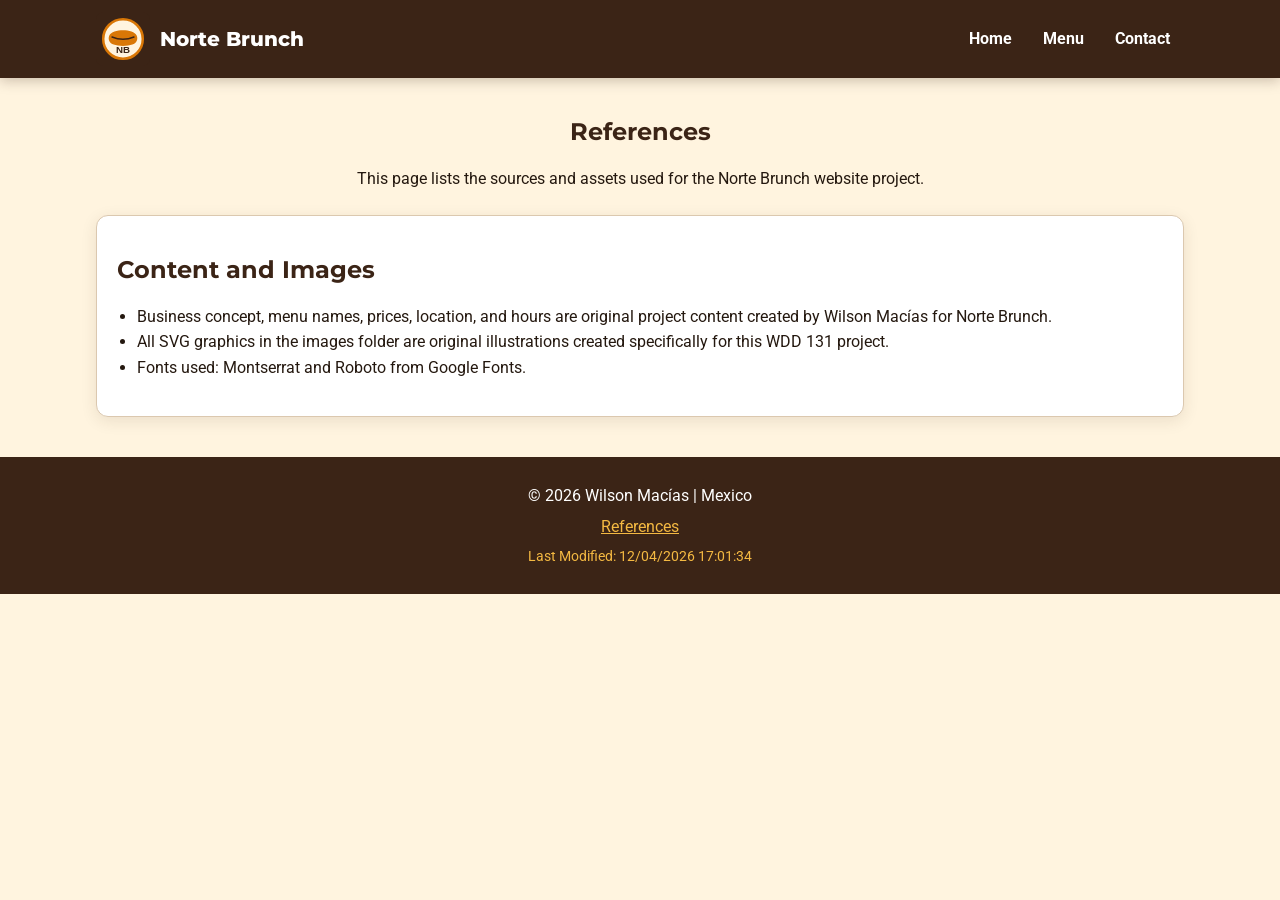
<file: project/references.html>
<!DOCTYPE html>
<html lang="en">
<head>
  <meta charset="UTF-8">
  <meta name="viewport" content="width=device-width, initial-scale=1.0">
  <meta name="author" content="Wilson Macías">
  <link rel="preconnect" href="https://fonts.googleapis.com">
  <link rel="preconnect" href="https://fonts.gstatic.com" crossorigin>
  <link href="https://fonts.googleapis.com/css2?family=Montserrat:wght@500;700;800&family=Roboto:wght@400;500&display=swap" rel="stylesheet">
  <link rel="stylesheet" href="styles/norte-brunch.css">
  <script src="scripts/norte-brunch.js" defer></script>
  <meta name="description" content="References page for the Norte Brunch final website project.">
  <title>References | Norte Brunch</title>
</head>
<body>
  <header>
    <div class="header-content">
      <a class="brand" href="index.html">
        <img src="images/logo.svg" alt="Norte Brunch logo" width="64" height="64">
        <span>Norte Brunch</span>
      </a>
      <button id="menu-button" type="button" aria-label="Open navigation menu" aria-controls="primary-nav" aria-expanded="false">☰</button>
      <nav id="primary-nav" aria-label="Primary navigation">
        <a href="index.html">Home</a>
        <a href="menu.html">Menu</a>
        <a href="contact.html">Contact</a>
      </nav>
    </div>
  </header>
  <main>
    <section class="page-heading">
      <h1>References</h1>
      <p>This page lists the sources and assets used for the Norte Brunch website project.</p>
    </section>

    <section class="reference-list">
      <h2>Content and Images</h2>
      <ul>
        <li>Business concept, menu names, prices, location, and hours are original project content created by Wilson Macías for Norte Brunch.</li>
        <li>All SVG graphics in the images folder are original illustrations created specifically for this WDD 131 project.</li>
        <li>Fonts used: Montserrat and Roboto from Google Fonts.</li>
      </ul>
    </section>
  </main>
  <footer>
    <p>&copy; <span id="currentyear"></span> Wilson Macías | Mexico</p>
    <p><a href="references.html">References</a></p>
    <p id="lastModified"></p>
  </footer>
</body>
</html>
</file>
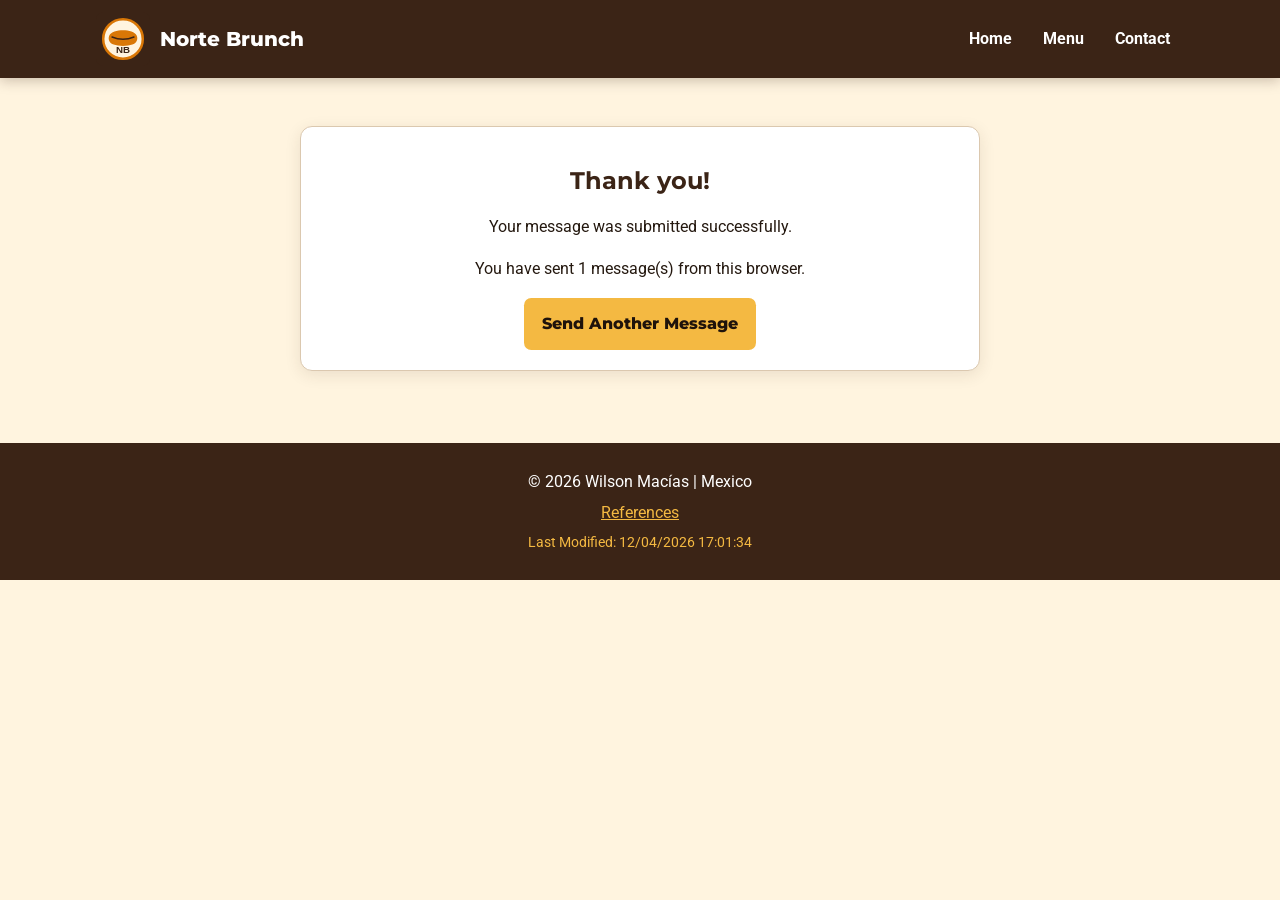
<file: project/thanks.html>
<!DOCTYPE html>
<html lang="en">
<head>
  <meta charset="UTF-8">
  <meta name="viewport" content="width=device-width, initial-scale=1.0">
  <meta name="author" content="Wilson Macías">
  <link rel="preconnect" href="https://fonts.googleapis.com">
  <link rel="preconnect" href="https://fonts.gstatic.com" crossorigin>
  <link href="https://fonts.googleapis.com/css2?family=Montserrat:wght@500;700;800&family=Roboto:wght@400;500&display=swap" rel="stylesheet">
  <link rel="stylesheet" href="styles/norte-brunch.css">
  <script src="scripts/norte-brunch.js" defer></script>
  <meta name="description" content="Confirmation page for the Norte Brunch contact form.">
  <title>Message Sent | Norte Brunch</title>
</head>
<body>
  <header>
    <div class="header-content">
      <a class="brand" href="index.html">
        <img src="images/logo.svg" alt="Norte Brunch logo" width="64" height="64">
        <span>Norte Brunch</span>
      </a>
      <button id="menu-button" type="button" aria-label="Open navigation menu" aria-controls="primary-nav" aria-expanded="false">☰</button>
      <nav id="primary-nav" aria-label="Primary navigation">
        <a href="index.html">Home</a>
        <a href="menu.html">Menu</a>
        <a href="contact.html">Contact</a>
      </nav>
    </div>
  </header>
  <main>
    <section class="confirmation">
      <h1>Thank you!</h1>
      <p>Your message was submitted successfully.</p>
      <p>You have sent <span id="message-count">0</span> message(s) from this browser.</p>
      <a class="button-link" href="contact.html">Send Another Message</a>
    </section>
  </main>
  <footer>
    <p>&copy; <span id="currentyear"></span> Wilson Macías | Mexico</p>
    <p><a href="references.html">References</a></p>
    <p id="lastModified"></p>
  </footer>
</body>
</html>
</file>
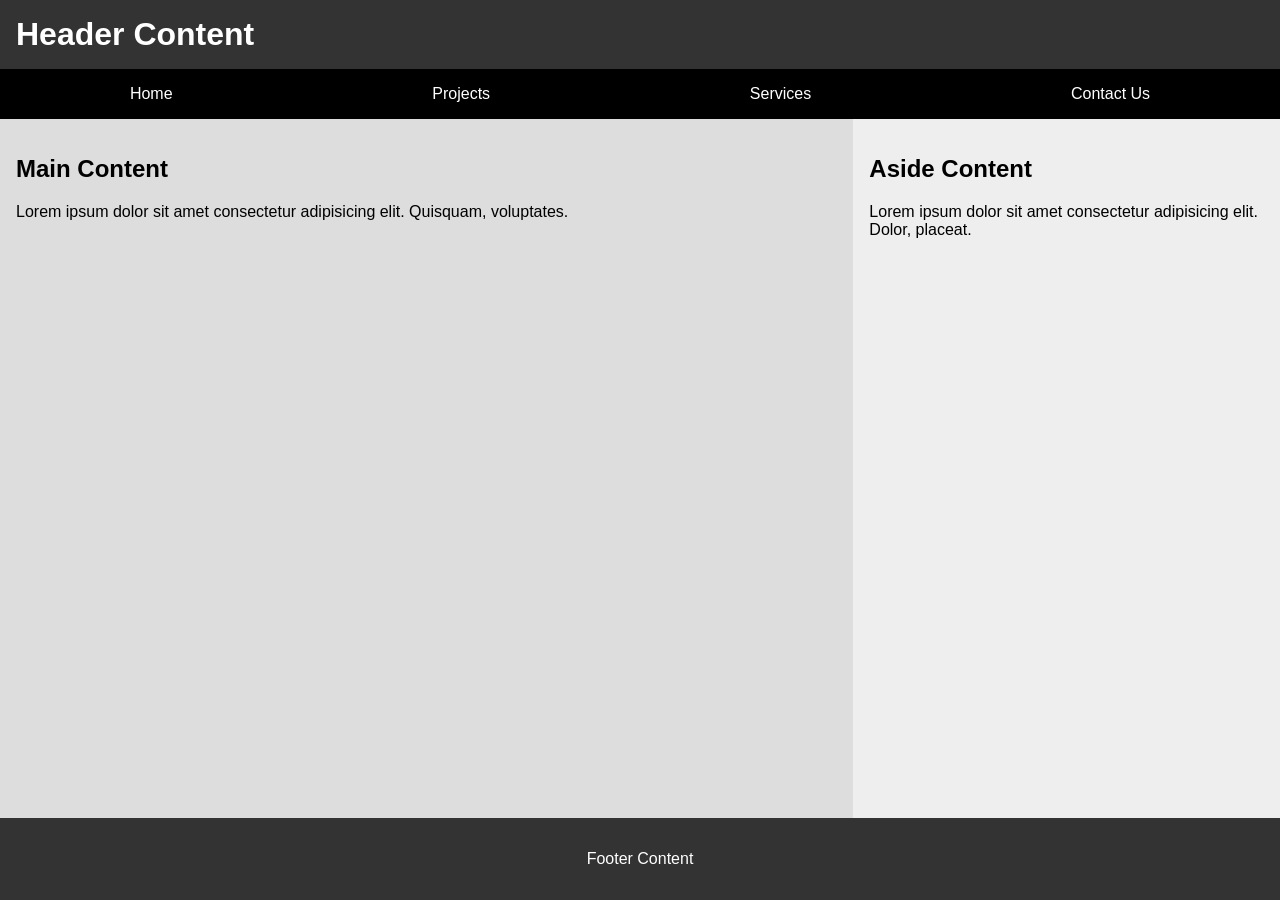
<file: week01/basic-layout.html>
<!DOCTYPE html>
<html lang="en">
<head>
  <meta charset="UTF-8">
  <meta name="viewport" content="width=device-width, initial-scale=1.0">
  <title>WDD 131 - Basic Layout - Wilson Macías</title>
  <meta name="description" content="WDD 131 basic layout review using HTML and CSS.">
  <meta name="author" content="Wilson Macías">
  <link rel="stylesheet" href="styles/layout.css">
</head>
<body>
  <header>
    <h1>Header Content</h1>

    <nav>
      <a href="#">Home</a>
      <a href="#">Projects</a>
      <a href="#">Services</a>
      <a href="#">Contact Us</a>
    </nav>
  </header>

  <main>
    <h2>Main Content</h2>
    <p>Lorem ipsum dolor sit amet consectetur adipisicing elit. Quisquam, voluptates.</p>
  </main>

  <aside>
    <h2>Aside Content</h2>
    <p>Lorem ipsum dolor sit amet consectetur adipisicing elit. Dolor, placeat.</p>
  </aside>

  <footer>
    <p>Footer Content</p>
  </footer>
</body>
</html>
</file>
<file: styles/base.css>
:root {
  --primary-color: #1b4965;
  --secondary-color: #62b6cb;
  --accent-color: #cae9ff;
  --background-color: #f4f7f9;
  --text-color: #222222;
  --card-color: #ffffff;
  --heading-font: "Merriweather", serif;
  --body-font: "Roboto", Arial, sans-serif;
}

* {
  box-sizing: border-box;
}

body {
  margin: 0;
  font-family: var(--body-font);
  background-color: var(--background-color);
  color: var(--text-color);
}

header {
  background-color: var(--primary-color);
  color: white;
}

#course-title {
  display: block;
  text-align: center;
  font-family: var(--heading-font);
  font-size: 1.6rem;
  padding: 1.5rem;
}

nav {
  display: flex;
  justify-content: center;
  background-color: #0b2535;
}

nav a {
  color: white;
  text-decoration: none;
  padding: 1rem;
  flex: 1 1 auto;
  text-align: center;
  font-weight: 700;
}

nav a:hover {
  background-color: var(--secondary-color);
  color: #000000;
}

main {
  max-width: 1000px;
  margin: 0 auto;
  padding: 1rem;
}

h1 {
  text-align: center;
  font-family: var(--heading-font);
  color: var(--primary-color);
}

.card-grid {
  display: grid;
  grid-template-columns: 1fr 1fr;
  gap: 1.5rem;
}

.card {
  background-color: var(--card-color);
  border: 1px solid #cccccc;
  border-radius: 8px;
  overflow: hidden;
  box-shadow: 0 2px 8px rgb(0 0 0 / 15%);
}

.card h2 {
  margin: 0;
  padding: 0.8rem;
  background-color: var(--primary-color);
  color: white;
  text-align: center;
  font-family: var(--heading-font);
}

.card-content {
  padding: 1rem;
}

.card img {
  display: block;
  max-width: 100%;
  height: auto;
  margin: 0 auto 1rem;
  border-radius: 6px;
}

.card p {
  line-height: 1.6;
}

footer {
  background-color: var(--primary-color);
  color: white;
  text-align: center;
  padding: 1rem;
  margin-top: 2rem;
}

footer p {
  margin: 0.4rem;
}

#lastModified {
  color: var(--accent-color);
  font-size: 0.9rem;
}

@media screen and (max-width: 700px) {
  nav {
    flex-direction: column;
  }

  .card-grid {
    grid-template-columns: 1fr;
  }
}
</file>
<file: project/styles/norte-brunch.css>
/* Norte Brunch WDD 131 Final Project */
:root {
  --primary-color: #3b2416;
  --secondary-color: #fff4df;
  --accent-color: #d97706;
  --accent-light: #f4b942;
  --text-color: #24180f;
  --muted-color: #624f3e;
  --surface-color: #ffffff;
  --border-color: #dbc8af;
  --heading-font: "Montserrat", Arial, sans-serif;
  --body-font: "Roboto", Arial, sans-serif;
}

* {
  box-sizing: border-box;
}

body {
  min-width: 320px;
  margin: 0;
  color: var(--text-color);
  background-color: var(--secondary-color);
  font-family: var(--body-font);
  line-height: 1.6;
}

img {
  max-width: 100%;
  height: auto;
}

h1,
h2,
h3 {
  color: var(--primary-color);
  font-family: var(--heading-font);
  line-height: 1.15;
}

a {
  color: var(--primary-color);
}

header {
  position: sticky;
  top: 0;
  z-index: 10;
  color: var(--surface-color);
  background-color: var(--primary-color);
  box-shadow: 0 3px 12px rgb(59 36 22 / 25%);
}

.header-content {
  position: relative;
  max-width: 1120px;
  margin: 0 auto;
  padding: 0.75rem 1rem;
}

.brand {
  display: inline-flex;
  gap: 0.65rem;
  align-items: center;
  color: var(--surface-color);
  font-family: var(--heading-font);
  font-size: 1.25rem;
  font-weight: 800;
  text-decoration: none;
}

.brand img {
  width: 54px;
  height: 54px;
  border-radius: 0.4rem;
}

#menu-button {
  position: absolute;
  top: 1rem;
  right: 1rem;
  width: 2.75rem;
  height: 2.75rem;
  color: var(--surface-color);
  background-color: transparent;
  border: 1px solid rgb(255 255 255 / 35%);
  border-radius: 0.35rem;
  font-size: 1.75rem;
  cursor: pointer;
}

#menu-button:hover,
#menu-button:focus-visible {
  color: var(--primary-color);
  background-color: var(--accent-light);
}

nav {
  display: none;
  flex-direction: column;
  margin-top: 0.75rem;
  border-top: 1px solid rgb(255 255 255 / 20%);
}

nav.open {
  display: flex;
}

nav a {
  padding: 0.85rem;
  color: var(--surface-color);
  text-align: center;
  text-decoration: none;
  font-weight: 700;
  border-bottom: 1px solid rgb(255 255 255 / 12%);
}

nav a:hover,
nav a.active {
  color: var(--primary-color);
  background-color: var(--accent-light);
}

main {
  max-width: 1120px;
  margin: 0 auto;
  padding: 1rem 1rem 2.5rem;
}

.hero {
  display: grid;
  gap: 1.5rem;
  align-items: center;
  padding: 1.25rem 0;
}

.hero-text {
  padding: 1.25rem;
  background-color: var(--surface-color);
  border: 1px solid var(--border-color);
  border-radius: 1rem;
  box-shadow: 0 4px 18px rgb(59 36 22 / 12%);
}

.eyebrow {
  margin: 0 0 0.45rem;
  color: var(--accent-color);
  font-family: var(--heading-font);
  font-weight: 800;
  letter-spacing: 0.04rem;
  text-transform: uppercase;
}

.hero h1 {
  margin: 0;
  font-size: clamp(2rem, 8vw, 4rem);
}

.hero img {
  border-radius: 1rem;
  box-shadow: 0 6px 24px rgb(59 36 22 / 18%);
}

.button-link,
input[type="submit"],
.favorite-button,
.filter-button {
  display: inline-block;
  padding: 0.85rem 1.15rem;
  color: #1f130b;
  background-color: var(--accent-light);
  border: none;
  border-radius: 0.45rem;
  font-family: var(--heading-font);
  font-weight: 800;
  text-align: center;
  text-decoration: none;
  cursor: pointer;
}

.button-link:hover,
input[type="submit"]:hover,
.favorite-button:hover,
.filter-button:hover,
.filter-button.active {
  color: var(--surface-color);
  background-color: var(--accent-color);
}

.section-intro,
.page-heading {
  max-width: 760px;
  margin: 1.5rem auto;
  text-align: center;
}

.card-grid {
  display: grid;
  grid-template-columns: 1fr;
  gap: 1rem;
}

.product-card,
.info-grid article,
.contact-card,
.confirmation,
.reference-list,
form {
  background-color: var(--surface-color);
  border: 1px solid var(--border-color);
  border-radius: 0.75rem;
  box-shadow: 0 4px 16px rgb(59 36 22 / 10%);
}

.product-card {
  overflow: hidden;
}

.product-card img {
  display: block;
  width: 100%;
  aspect-ratio: 4 / 3;
  object-fit: cover;
  background-color: #f1dfc5;
}

.product-card-content {
  padding: 1rem;
}

.product-card h3 {
  margin: 0 0 0.4rem;
}

.product-meta {
  display: flex;
  justify-content: space-between;
  gap: 1rem;
  color: var(--muted-color);
  font-weight: 700;
}

.price {
  color: var(--accent-color);
}

.favorite-button {
  width: 100%;
  margin-top: 1rem;
}

.info-grid {
  display: grid;
  grid-template-columns: 1fr;
  gap: 1rem;
  margin-top: 2rem;
}

.info-grid article,
.contact-card,
.confirmation,
.reference-list {
  padding: 1.25rem;
}

.filters {
  display: flex;
  flex-wrap: wrap;
  gap: 0.65rem;
  justify-content: center;
  margin: 1rem 0 1.5rem;
}

.status-message {
  margin: 0 0 1rem;
  color: var(--muted-color);
  text-align: center;
  font-weight: 700;
}

.contact-layout {
  display: grid;
  grid-template-columns: 1fr;
  gap: 1.25rem;
}

fieldset {
  margin: 0;
  padding: 1.25rem;
  border: none;
}

legend {
  width: 100%;
  padding-bottom: 0.5rem;
  color: var(--primary-color);
  font-family: var(--heading-font);
  font-size: 1.35rem;
  font-weight: 800;
  border-bottom: 3px solid var(--accent-color);
}

label {
  display: block;
  margin: 1rem 0 0.35rem;
  color: var(--primary-color);
  font-weight: 800;
}

.required {
  color: #b42318;
}

input[type="text"],
input[type="email"],
input[type="tel"],
select,
textarea {
  width: 100%;
  padding: 0.85rem;
  color: var(--text-color);
  background-color: #fff;
  border: 1px solid #9f8a72;
  border-radius: 0.4rem;
  font: inherit;
}

input:focus,
select:focus,
textarea:focus {
  outline: 3px solid rgb(217 119 6 / 35%);
  border-color: var(--accent-color);
}

.mini-fieldset {
  margin-top: 1rem;
  padding: 0;
}

.mini-fieldset legend {
  margin-bottom: 0.4rem;
  border-bottom: none;
  font-size: 1rem;
}

.mini-fieldset label {
  display: inline-flex;
  gap: 0.35rem;
  align-items: center;
  margin-right: 1rem;
}

input[type="submit"] {
  width: 100%;
  margin-top: 1.25rem;
}

.confirmation {
  max-width: 680px;
  margin: 2rem auto;
  text-align: center;
}

.reference-list ul {
  padding-left: 1.25rem;
}

footer {
  padding: 1.25rem 1rem;
  color: var(--surface-color);
  background-color: var(--primary-color);
  text-align: center;
}

footer p {
  margin: 0.35rem 0;
}

footer a {
  color: var(--accent-light);
}

#lastModified {
  color: var(--accent-light);
  font-size: 0.9rem;
}

@media screen and (min-width: 700px) {
  .header-content {
    display: flex;
    align-items: center;
    justify-content: space-between;
  }

  #menu-button {
    display: none;
  }

  nav,
  nav.open {
    display: flex;
    flex-direction: row;
    gap: 0.25rem;
    align-items: center;
    margin-top: 0;
    border-top: none;
  }

  nav a {
    border-bottom: none;
    border-radius: 0.35rem;
  }

  .hero {
    grid-template-columns: 0.9fr 1.1fr;
    padding: 2rem 0;
  }

  .card-grid {
    grid-template-columns: repeat(3, minmax(0, 1fr));
  }

  .info-grid {
    grid-template-columns: repeat(3, minmax(0, 1fr));
  }

  .contact-layout {
    grid-template-columns: 1.4fr 0.8fr;
    align-items: start;
  }
}
</file>
<file: styles/form.css>
:root{--primary-color:#17233a;--secondary-color:#263a5f;--accent-color:#f4b942;--background-color:#f6f8fb;--surface-color:#fff;--text-color:#1f2937;--muted-color:#566273;--border-color:#cfd8e3;--heading-font:"Montserrat",Arial,sans-serif;--body-font:"Roboto",Arial,sans-serif}*{box-sizing:border-box}body{min-width:320px;min-height:100vh;margin:0;color:var(--text-color);background-color:var(--background-color);font-family:var(--body-font);line-height:1.5}header,footer{color:#fff;background-color:var(--primary-color);text-align:center}header{padding:1.5rem 1rem;border-bottom:.4rem solid var(--accent-color)}h1,h2,legend{font-family:var(--heading-font)}h1{margin:0;font-size:clamp(1.8rem,6vw,2.8rem)}main{max-width:720px;margin:0 auto;padding:1.5rem 1rem 2.5rem}form,.confirmation{background-color:var(--surface-color);border:1px solid var(--border-color);border-radius:.75rem;box-shadow:0 4px 16px rgb(23 35 58 / 12%)}fieldset{margin:0;padding:1.25rem;border:none}legend{width:100%;margin-bottom:1rem;padding-bottom:.5rem;color:var(--primary-color);font-size:1.35rem;font-weight:700;border-bottom:3px solid var(--accent-color)}label,.label-text{display:block;margin:1rem 0 .35rem;color:var(--primary-color);font-weight:700}.required{color:#b42318}.hint{margin:-.15rem 0 .5rem;color:var(--muted-color);font-size:.9rem}select,input[type="date"],input[type="text"],textarea{width:100%;padding:.85rem;color:var(--text-color);background-color:#fff;border:1px solid #9aa8b8;border-radius:.4rem;font:inherit}select:focus,input:focus,textarea:focus{outline:3px solid rgb(244 185 66 / 55%);border-color:var(--secondary-color)}.rating-group{display:grid;grid-template-columns:repeat(5,1fr);gap:.4rem;text-align:center}.rating-group label{margin:0;padding:.5rem .25rem;background-color:#eef2f7;border:1px solid var(--border-color);border-radius:.35rem;cursor:pointer}.rating-group input{width:1.2rem;height:1.2rem;margin:.35rem auto .6rem;cursor:pointer}.checkbox-group{display:grid;gap:.4rem}.checkbox-group label{display:flex;gap:.55rem;align-items:center;margin:0;padding:.65rem;color:var(--text-color);background-color:#eef2f7;border-radius:.35rem;cursor:pointer}.checkbox-group input{width:1.15rem;height:1.15rem}textarea{resize:vertical}input[type="submit"],.button-link{display:block;width:100%;margin-top:1.5rem;padding:.9rem 1.2rem;color:#111827;background-color:var(--accent-color);border:none;border-radius:.45rem;font-family:var(--heading-font);font-size:1rem;font-weight:700;text-align:center;text-decoration:none;cursor:pointer}input[type="submit"]:hover,.button-link:hover{background-color:#f8c95c}.confirmation{padding:1.5rem;text-align:center}.confirmation h2,#review-count{color:var(--primary-color)}#review-count{font-weight:700}footer{padding:1rem}footer p{margin:.35rem 0}#lastModified{color:var(--accent-color);font-size:.9rem}@media screen and (min-width:600px){fieldset,.confirmation{padding:1.75rem}.checkbox-group{grid-template-columns:repeat(2,minmax(0,1fr))}}
</file>
<file: styles/place.css>
:root {
  --primary-color: #006847;
  --secondary-color: #ce1126;
  --accent-color: #f4c95d;
  --background-color: #f5f5f5;
  --surface-color: rgb(255 255 255 / 92%);
  --text-color: #1f2937;
  --light-color: #ffffff;
  --shadow-color: rgb(0 0 0 / 24%);
  --heading-font: "Montserrat", Arial, sans-serif;
  --body-font: "Roboto", Arial, sans-serif;
}

* { box-sizing: border-box; }

body {
  margin: 0;
  min-width: 320px;
  font-family: var(--body-font);
  color: var(--text-color);
  background-color: var(--background-color);
}

header {
  padding: 1.25rem 1rem;
  color: var(--light-color);
  text-align: center;
  background-color: var(--primary-color);
  border-bottom: 0.5rem solid var(--secondary-color);
}

h1, h2 { font-family: var(--heading-font); }

h1 {
  margin: 0;
  font-size: clamp(2rem, 6vw, 3.2rem);
}

.hero { position: relative; }

.hero picture,
.hero picture img {
  display: block;
  width: 100%;
}

.hero picture img {
  height: auto;
  object-fit: cover;
}

.card {
  margin: 1rem;
  padding: 1rem 1.25rem 1.25rem;
  background-color: var(--light-color);
  border: 1px solid #d1d5db;
  border-radius: 0.5rem;
  box-shadow: 0 3px 12px rgb(0 0 0 / 10%);
}

.card h2 {
  margin: 0 0 1rem;
  color: var(--primary-color);
  text-align: center;
}

dl { margin: 0; }

dl div {
  display: grid;
  grid-template-columns: 1fr 1.25fr;
  gap: 0.75rem;
  padding: 0.35rem 0;
}

dt {
  font-weight: 700;
  text-align: right;
}

dd { margin: 0; }

.weather-icon {
  display: block;
  margin: 0 auto 1rem;
}

footer {
  padding: 1rem;
  color: var(--light-color);
  text-align: center;
  background-color: var(--primary-color);
  border-top: 0.5rem solid var(--secondary-color);
}

footer p { margin: 0.35rem 0; }

#lastModified {
  color: #fff3b0;
  font-size: 0.9rem;
}

@media screen and (min-width: 800px) {
  .hero { min-height: 650px; }

  .hero picture img {
    min-height: 650px;
    height: calc(100vh - 190px);
  }

  .card {
    position: absolute;
    width: min(340px, 34vw);
    margin: 0;
    padding: 1.2rem 1.4rem 1.4rem;
    background-color: var(--surface-color);
    border: none;
    border-radius: 0;
    box-shadow: 0 6px 18px var(--shadow-color);
  }

  .card h2 {
    width: calc(100% + 2.5rem);
    margin: 0 0 1rem -2rem;
    padding: 0.75rem 1rem;
    color: var(--light-color);
    text-align: left;
    background-color: var(--primary-color);
  }

  .data {
    top: 3rem;
    left: 2rem;
  }

  .weather {
    right: 2rem;
    bottom: 3rem;
  }

  .weather h2::after {
    content: " ⛅";
    margin-left: 0.4rem;
  }

  .weather-icon { display: none; }
}
</file>
<file: styles/siteplan.css>
:root {
  --primary-color: #3b2416;
  --secondary-color: #fff4df;
  --accent-color: #d97706;
  --text-color: #24180f;
  --surface-color: #ffffff;
  --border-color: #d7c8b8;
  --heading-font: "Montserrat", Arial, sans-serif;
  --body-font: "Roboto", Arial, sans-serif;
}

* { box-sizing: border-box; }

body {
  margin: 0;
  color: var(--text-color);
  background-color: var(--secondary-color);
  font-family: var(--body-font);
  line-height: 1.6;
}

header {
  color: var(--surface-color);
  background-color: var(--primary-color);
  border-bottom: 0.5rem solid var(--accent-color);
}

.header-content {
  max-width: 1100px;
  margin: 0 auto;
  padding: 2.5rem 1rem;
  text-align: center;
}

.eyebrow {
  margin: 0 0 0.4rem;
  color: #ffd89a;
  font-family: var(--heading-font);
  font-size: 0.9rem;
  font-weight: 700;
  letter-spacing: 0.08rem;
  text-transform: uppercase;
}

h1, h2, h3 { font-family: var(--heading-font); }

h1 {
  margin: 0;
  font-size: clamp(2rem, 7vw, 3.4rem);
}

.tagline {
  max-width: 700px;
  margin: 0.75rem auto 0;
}

main {
  max-width: 1100px;
  margin: 0 auto;
  padding: 1.5rem 1rem 3rem;
}

.plan-section {
  margin: 1.5rem 0;
  padding: 1.5rem;
  background-color: var(--surface-color);
  border: 1px solid var(--border-color);
  border-radius: 0.75rem;
  box-shadow: 0 4px 14px rgb(59 36 22 / 10%);
}

.plan-section h2 {
  margin-top: 0;
  padding-bottom: 0.5rem;
  color: var(--primary-color);
  border-bottom: 3px solid var(--accent-color);
}

.brand-preview {
  display: grid;
  grid-template-columns: auto 1fr;
  gap: 1rem;
  align-items: center;
}

.logo-mark {
  display: grid;
  width: 4.5rem;
  height: 4.5rem;
  place-items: center;
  color: var(--surface-color);
  background-color: var(--primary-color);
  border: 0.3rem solid var(--accent-color);
  border-radius: 50%;
  font-family: var(--heading-font);
  font-size: 1.25rem;
  font-weight: 700;
}

.brand-preview h3 {
  margin-bottom: 0.25rem;
  color: var(--primary-color);
}

.brand-preview p { margin-top: 0; }

.color-grid, .type-grid, .wireframe-grid {
  display: grid;
  grid-template-columns: 1fr;
  gap: 1rem;
}

.color-card, .type-card, .wireframe-card {
  padding: 1rem;
  background-color: #fffaf2;
  border: 1px solid var(--border-color);
  border-radius: 0.5rem;
}

.color-card h3, .type-card h3, .wireframe-card h3 {
  color: var(--primary-color);
}

.swatch {
  width: 100%;
  height: 4rem;
  border: 1px solid #8c7b6d;
  border-radius: 0.35rem;
}

.swatch-brown { background-color: #3b2416; }
.swatch-cream { background-color: #fff4df; }
.swatch-orange { background-color: #d97706; }
.swatch-text { background-color: #24180f; }

code {
  padding: 0.15rem 0.35rem;
  color: var(--primary-color);
  background-color: #f1e3cf;
  border-radius: 0.25rem;
}

.montserrat-example { font-family: var(--heading-font); }

.sample-text {
  padding: 0.75rem;
  color: var(--surface-color);
  background-color: var(--primary-color);
  border-left: 0.4rem solid var(--accent-color);
}

.wireframe {
  padding: 0.65rem;
  background-color: #f2ede6;
  border: 2px solid #6e6258;
}

.mobile-wireframe {
  max-width: 330px;
  margin: 0 auto;
}

.wf-block, .wf-label {
  display: grid;
  margin: 0.45rem 0;
  padding: 0.75rem;
  place-items: center;
  color: #33271f;
  background-color: #ffffff;
  border: 2px solid #6e6258;
  text-align: center;
  font-weight: 500;
}

.wf-header, .wf-footer {
  color: white;
  background-color: var(--primary-color);
}

.wf-hero {
  min-height: 10rem;
  gap: 0.5rem;
  background-color: #eadbc7;
}

.wf-button {
  padding: 0.35rem 0.75rem;
  color: white;
  background-color: var(--accent-color);
  border-radius: 0.25rem;
}

.wf-label {
  color: var(--primary-color);
  background-color: transparent;
  border-style: dashed;
  font-family: var(--heading-font);
  font-weight: 700;
}

.wf-product { min-height: 7rem; }
.wf-info { min-height: 5rem; }

.wf-products-row, .wf-info-row {
  display: grid;
  gap: 0.45rem;
}

footer {
  padding: 1rem;
  color: var(--surface-color);
  background-color: var(--primary-color);
  border-top: 0.5rem solid var(--accent-color);
  text-align: center;
}

footer p { margin: 0; }

@media screen and (min-width: 750px) {
  .color-grid { grid-template-columns: repeat(2, minmax(0, 1fr)); }
  .type-grid, .wireframe-grid { grid-template-columns: repeat(2, minmax(0, 1fr)); }
  .wf-products-row { grid-template-columns: repeat(3, minmax(0, 1fr)); }
  .wf-info-row { grid-template-columns: repeat(2, minmax(0, 1fr)); }
}
</file>
<file: styles/temples.css>
:root {
  --primary-color: #17233a;
  --secondary-color: #263a5f;
  --accent-color: #f4b942;
  --background-color: #f6f8fb;
  --surface-color: #ffffff;
  --text-color: #1f2937;
  --muted-color: #5f6b7a;
  --border-color: #d9e0ea;
  --heading-font: "Montserrat", Arial, sans-serif;
  --body-font: "Roboto", Arial, sans-serif;
}

* {
  box-sizing: border-box;
}

html {
  background-color: var(--background-color);
}

body {
  margin: 0;
  min-width: 320px;
  font-family: var(--body-font);
  color: var(--text-color);
  background-color: var(--background-color);
}

header {
  background-color: var(--primary-color);
  color: white;
  box-shadow: 0 2px 8px rgb(0 0 0 / 18%);
}

.header-content {
  position: relative;
  max-width: 1100px;
  margin: 0 auto;
  padding: 1rem;
}

.site-title {
  display: block;
  padding-right: 4rem;
  font-family: var(--heading-font);
  font-size: 1.65rem;
  font-weight: 700;
}

#menu {
  position: absolute;
  top: .65rem;
  right: 1rem;
  width: 3rem;
  height: 3rem;
  border: none;
  border-radius: .4rem;
  background: transparent;
  color: white;
  font-size: 2rem;
  cursor: pointer;
}

#menu:hover,
#menu:focus-visible {
  background: var(--accent-color);
  color: var(--primary-color);
}

#menu:focus-visible,
nav a:focus-visible {
  outline: 3px solid white;
  outline-offset: 2px;
}

/* ===========================
   NAVIGATION
=========================== */

nav {
  display: flex;
  flex-direction: column;
  margin-top: 1rem;
  border-top: 1px solid rgb(255 255 255 / 25%);
}

nav a {
  display: none;
  padding: .9rem;
  text-align: center;
  text-decoration: none;
  color: white;
  font-weight: 500;
  border-bottom: 1px solid rgb(255 255 255 / 12%);
  transition: .3s;
}

nav.open a {
  display: block;
}

nav a:hover {
  background: var(--accent-color);
  color: var(--primary-color);
}

nav a.active {
  background: var(--accent-color);
  color: #111827;
  font-weight: bold;
}

/* ===========================
   MAIN
=========================== */

main {
  max-width: 1100px;
  margin: 0 auto;
  padding: 1.5rem 1rem 2rem;
}

h1 {
  margin: 0 0 1.5rem;
  text-align: center;
  font-family: var(--heading-font);
  color: var(--primary-color);
}

.temple-grid {
  display: grid;
  grid-template-columns: 1fr;
  gap: 1.25rem;
}

figure {
  margin: 0;
  background: white;
  border-radius: .75rem;
  overflow: hidden;
  border: 1px solid var(--border-color);
  box-shadow: 0 4px 14px rgb(23 35 58 / 10%);
  transition: .3s;
}

figure:hover {
  transform: translateY(-4px);
}

figure img {
  display: block;
  width: 100%;
  height: auto;
  aspect-ratio: 3 / 2;
  object-fit: cover;
}

figcaption {
  padding: .8rem;
  text-align: center;
  color: var(--muted-color);
  font-weight: 500;
}

/* ===========================
   FOOTER
=========================== */

footer {
  background: var(--primary-color);
  color: white;
  text-align: center;
  padding: 1rem;
}

footer p {
  margin: .35rem 0;
}

#lastModified {
  color: var(--accent-color);
  font-size: .9rem;
}
</file>
<file: styles/temples-large.css>
@media screen and (min-width: 700px) {
  .header-content {
    display: flex;
    align-items: center;
    justify-content: space-between;
    gap: 2rem;
  }

  .site-title {
    padding-right: 0;
    white-space: nowrap;
  }

  #menu {
    display: none;
  }

  nav {
    flex-direction: row;
    align-items: center;
    margin-top: 0;
    border-top: none;
  }

  nav a {
    display: block;
    padding: 0.8rem 1rem;
    border-bottom: none;
    border-radius: 0.35rem;
  }

  main {
    padding-top: 2rem;
  }

  h1 {
    font-size: 2rem;
  }

  .temple-grid {
    grid-template-columns: repeat(3, minmax(0, 1fr));
    gap: 1.5rem;
  }

  figure {
    transition:
      transform 180ms ease,
      box-shadow 180ms ease;
  }

  figure:hover {
    transform: translateY(-4px);
    box-shadow: 0 8px 20px rgb(23 35 58 / 18%);
  }
}
</file>
<file: week01/styles/layout.css>
* {
  box-sizing: border-box;
}

body {
  font-family: Arial, Helvetica, sans-serif;
  margin: 0;
  min-height: 100vh;

  display: grid;
  grid-template: auto 1fr auto / 2fr 1fr;
}

header {
  grid-column: 1 / 3;
  background-color: #333;
  color: white;
}

header h1 {
  margin: 0;
  padding: 1rem;
}

nav {
  display: flex;
  justify-content: space-around;
  background-color: #000;
}

nav a {
  color: white;
  text-decoration: none;
  padding: 1rem;
  flex: 1 1 auto;
  text-align: center;
}

nav a:hover {
  background-color: #555;
}

main {
  background-color: #ddd;
  padding: 1rem;
}

aside {
  background-color: #eee;
  padding: 1rem;
}

footer {
  grid-column: 1 / 3;
  background-color: #333;
  color: white;
  text-align: center;
  padding: 1rem;
}
</file>
